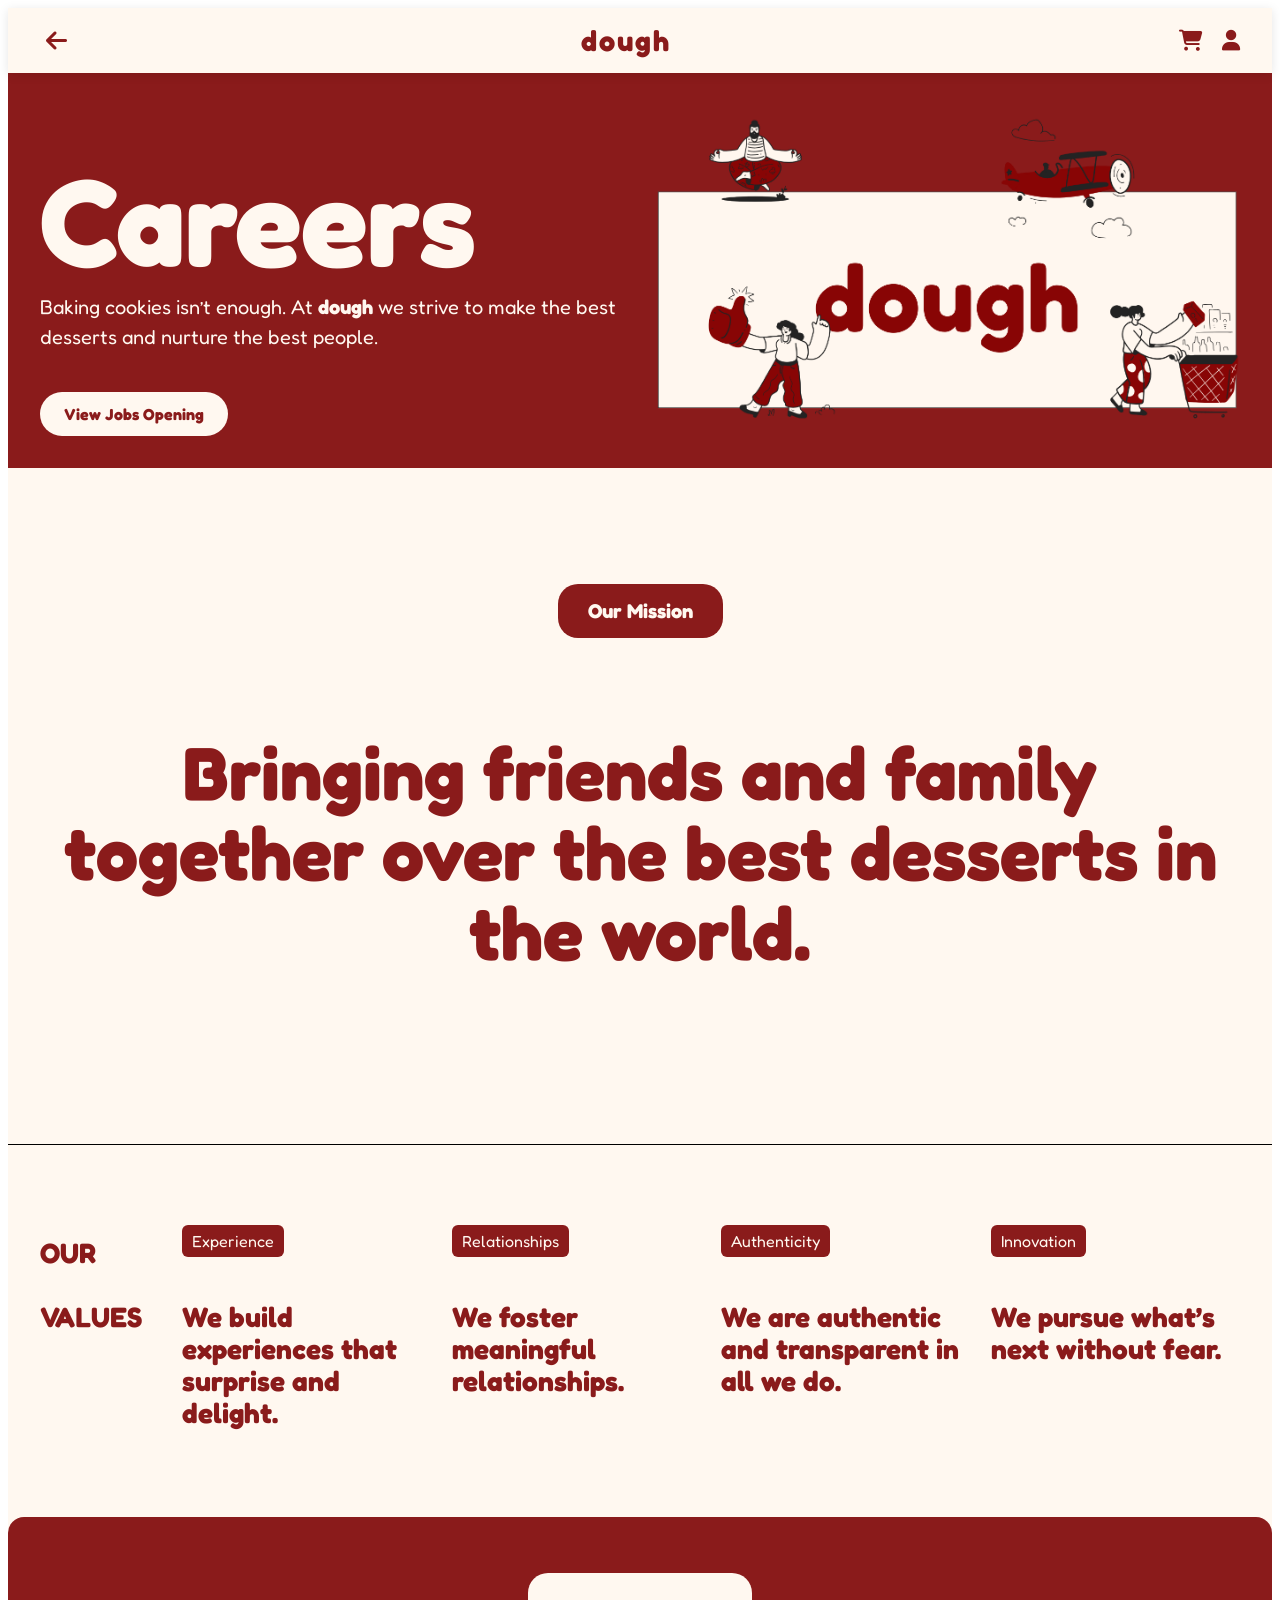
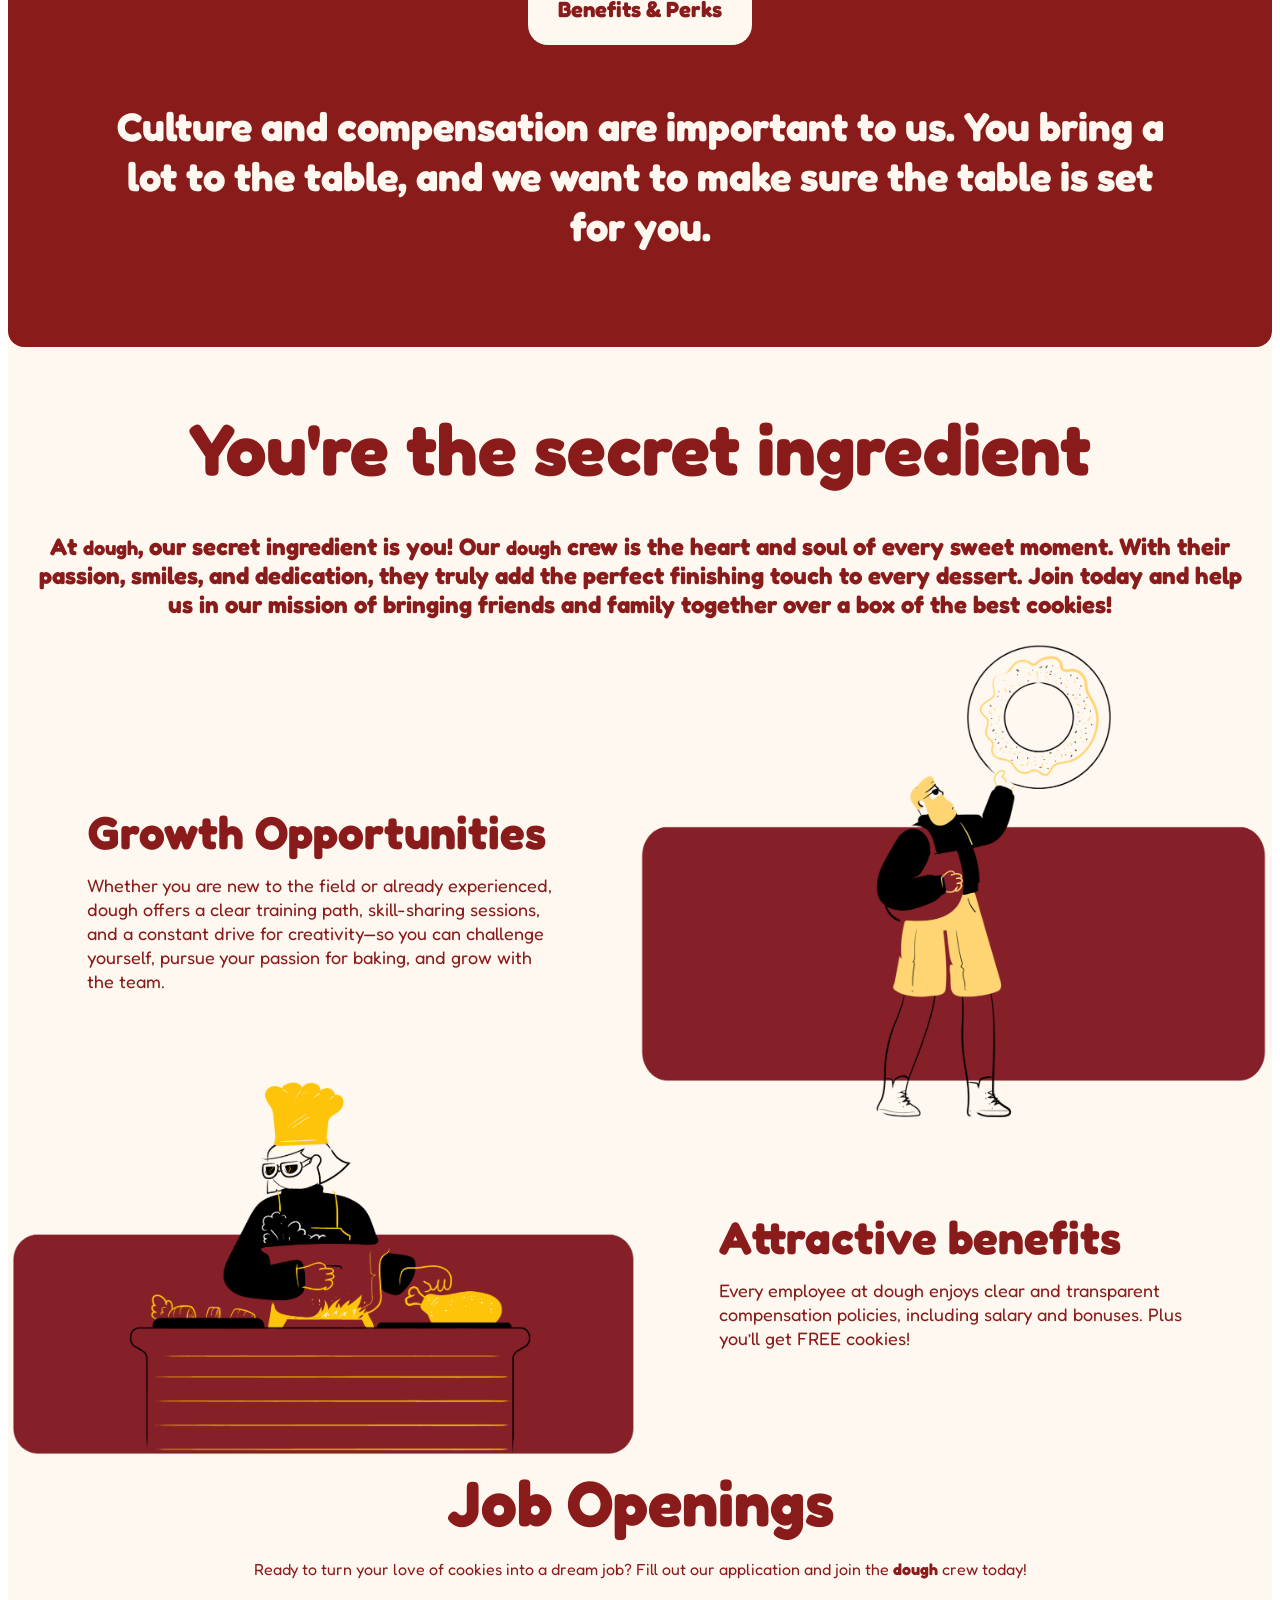
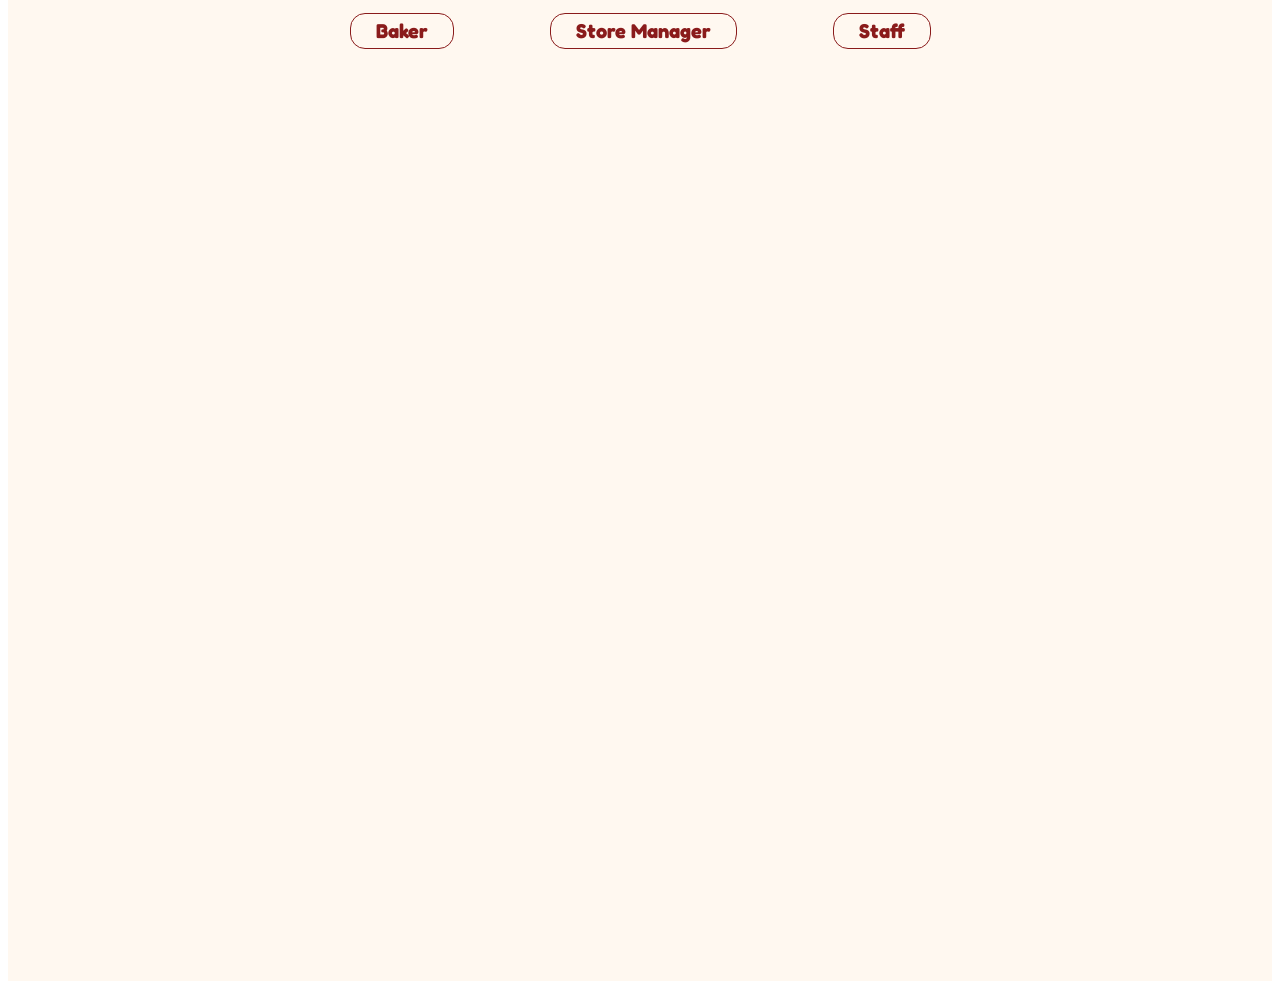
<file: html/Careers.html>
<!DOCTYPE html>
<html lang="en">

<head>
    <meta charset="UTF-8">
    <meta name="viewport" content="width=device-width, initial-scale=1.0">
    <title>Join the Crew</title>
    <link rel="icon" type="image/png" href="./images/logoWeb.png">
    <link rel="stylesheet" href="../css/Careers.css">
    <link rel="stylesheet" href="https://cdnjs.cloudflare.com/ajax/libs/font-awesome/6.4.0/css/all.min.css">
    <link href="https://fonts.googleapis.com/css2?family=Fredoka+One&display=swap" rel="stylesheet">
</head>

<body>
    <!-- Navigation Bar -->
    <nav class="main-nav">
        <div class="nav-container">
            <button class="menu-toggle" onclick="window.location.href='/index.html'">
                <i class="fas fa-arrow-left"></i>
            </button>

            <div class="nav-logo">
                <span>dough</span>
            </div>

            <div class="nav-icons">
                <a href="../html/OrderForm.html" class="nav-icon"><i class="fas fa-shopping-cart"></i></a>
                <a href="../html/Signup.html" class="nav-icon"><i class="fas fa-user"></i></a>
            </div>
        </div>
    </nav>
    <div class="careers-banner">
        <div class="careers-container">
            <div class="careers-content">
                <h1 class="careers-heading">Careers</h1>
                <p class="careers-description">
                    Baking cookies isn’t enough. At <span>dough</span> we strive to make the best desserts and nurture
                    the best people.
                </p>
                <a class="careers-btn careers-btn-lg careers-hide-sm" href="#job-openings">View Jobs
                    Opening</a>
            </div>
            <div class="careers-image-wrap">
                <img src="../images/dough.png" alt="Frosting Illustration" class="careers-illustration" />
            </div>
            <a class="careers-btn careers-btn-sm careers-show-sm" href="#job-openings">View jobs
                Opening</a>
        </div>
    </div>
    <div class="mission-containt">
        <div class="mission-section">
            <p class="mission-heading">Our Mission</p>
            <p class="mission-description">
                Bringing friends and family together over the best desserts in the world.
            </p>
        </div>
    </div>
    <div class="values-containt">
        <div class="values-section border-top">
            <div class="values-header">
                <p class="values-title">OUR</p>
                <p class="values-title">VALUES</p>
            </div>
            <div class="values-grid">
                <div class="values-item">
                    <p class="values-tag">Experience</p>
                    <p class="values-description">We build experiences that surprise and delight.</p>
                </div>
                <div class="values-item">
                    <p class="values-tag">Relationships</p>
                    <p class="values-description">We foster meaningful relationships.</p>
                </div>
                <div class="values-item">
                    <p class="values-tag">Authenticity</p>
                    <p class="values-description">We are authentic and transparent in all we do.</p>
                </div>
                <div class="values-item">
                    <p class="values-tag">Innovation</p>
                    <p class="values-description">We pursue what’s next without fear.</p>
                </div>
            </div>
        </div>
    </div>
    <div class="benefits-containt">
        <div class="benefits-container">
            <div class="benefits-card">
                <div class="benefits-tag">
                    <p class="benefits-tag-text">Benefits & Perks</p>
                </div>
                <p class="benefits-description">
                    Culture and compensation are important to us. You bring a lot to the table, and we want to make sure
                    the table is set for you.
                </p>
            </div>
        </div>
    </div>
    <div class="growth-containt">
        <h1 class="growth-text-h1">You're the secret ingredient</h1>
        <p class="growth-text-p">At <span>dough</span>, our secret ingredient is you! Our <span>dough</span> crew is the
            heart and soul of every sweet moment. With
            their passion, smiles, and dedication, they truly add the perfect finishing touch to every dessert. Join
            today and help us in our mission of bringing friends and family together over a box of the best cookies!
        </p>
        <div class="growth-container">
            <!-- Growth Opportunities Section -->
            <div class="growth-section">
                <div class="growth-content">
                    <p class="growth-heading">Growth Opportunities</p>
                    <p class="growth-text">
                        Whether you are new to the field or already experienced, dough offers a clear training path,
                        skill-sharing sessions, and a constant drive for creativity—so you can challenge yourself,
                        pursue your passion for baking, and grow with the team.
                    </p>
                </div>
                <div class="growth-image-wrapper">
                    <img src="../images/png2.png" alt="Growth Opportunities Illustration" class="growth-image" />
                </div>

            </div>

            <!-- About the Job Section -->
            <div class="growth-section">
                <div class="growth-image-wrapper">
                    <div class="growth-image-background"></div>
                    <img src="../images/png.png" alt="About the Job Illustration" class="growth-image" />
                </div>
                <div class="growth-content">
                    <p class="growth-heading">Attractive benefits</p>
                    <p class="growth-text">
                        Every employee at dough enjoys clear and transparent compensation policies, including salary and
                        bonuses. Plus you’ll get FREE cookies!

                    </p>
                </div>
            </div>
        </div>
    </div>
    <div class="job-openings-container" id="job-openings">
        <div class="job-openings-right">
            <h1 class="job-openings-heading">Job Openings</h1>
            <p class="job-openings-description">
                Ready to turn your love of cookies into a dream job?
                Fill out our application and join the <span class="highlight">dough</span> crew today!
            </p>
            <div class="job-openings-links">
                <button class="job-opening-link" onclick="showJobDetails('baker')">Baker</button>
                <button class="job-opening-link" onclick="showJobDetails('store-manager')">Store Manager</button>
                <button class="job-opening-link" onclick="showJobDetails('staff-manager')">Staff</button>
            </div>
        </div>
    </div>

    <!-- Job Details Section -->
    <div id="job-details-container" class="job-details-container">
        <div id="baker-details" class="job-details hidden">
            <h2 class="job-title"><a href="">Baker</a></h2>
            <div class="job-info">
                <div class="job-description">
                    <h3>General Information</h3>
                    <p>- Position: Full-time</p>
                    <p>- Location: (To be updated)</p>
                    <h3>What You'll Do?</h3>
                    <ul>
                        <li>Prepare daily bakery orders from store branches</li>
                        <li>Check ingredients and baking tools to ensure hygiene</li>
                        <li>Support kitchen tasks as assigned by the head chef</li>
                    </ul>
                    <h3>Who You Are?</h3>
                    <ul>
                        <li>Gender: Male/Female</li>
                        <li>Age: Above 20</li>
                        <li>Preferably experienced in the service/F&B industry</li>
                        <li>Able to commit long-term (at least 6 months)</li>
                        <li>Careful, detail-oriented, honest, and eager to learn</li>
                        <li>Responsible and enthusiastic</li>
                    </ul>
                    <h3>What You'll Get?</h3>
                    <ul>
                        <li>1 to 1.5 days off per week (flexible schedule)</li>
                        <li>Lunch allowance provided</li>
                        <li>Salary: 8 to 10 million VND (Negotiable based on experience)</li>
                        <li>Social insurance and benefits according to labor laws and internal policies</li>
                    </ul>
                </div>
                <div class="job-apply">
                    <form>
                        <label>Email address:</label>
                        <input type="email" required>

                        <label>Phone number:</label>
                        <input type="text" required>

                        <label>Your CV:</label>
                        <div class="custom-file-upload">
                            <label for="cv-upload">Upload File</label>
                            <input type="file" id="cv-upload" accept=".doc,.docx,.pdf,.rtf,.txt" required>
                        </div>

                        <label>Name:</label>
                        <input type="text" required>

                        <button type="submit" class="apply-btn">Apply Now</button>
                    </form>
                    <img src="../images/png1.png" alt="">
                </div>
            </div>
        </div>
        <div id="store-manager-details" class="job-details hidden">
            <h2 class="job-title"><a href="">Store</a></h2>
            <div class="job-info">
                <div class="job-description">
                    <h3>General Information</h3>
                    <p>- Position: Full-time</p>
                    <p>- Location: (To be updated)</p>
                    <h3>What You'll Do?</h3>
                    <ul>
                        <li>Coordinate and supervise the quality and tasks of each position in the store</li>
                        <li>Handle customer complaints and feedback</li>
                        <li>Manage staff schedules</li>
                        <li>Support different roles during work shifts</li>
                        <li>Working hours: 8 hours/day, 6 days/week (depending on workload)</li>
                    </ul>
                    <h3>Who You Are?</h3>
                    <ul>
                        <li>Gender: Male/Female</li>
                        <li>Age: Above 25</li>
                        <li>Honest, hardworking, and able to commit long-term</li>
                        <li>Preferably experienced in the service/F&B industry</li>
                        <li>Strong communication, leadership, and discipline</li>
                        <li>Detail-oriented, eager to learn, and responsible</li>
                        <li>Own a means of transportatione</li>
                    </ul>
                    <h3>What You'll Get?</h3>
                    <ul>
                        <li>1 to 1.5 days off per week (flexible schedule)</li>
                        <li>Lunch allowance provided</li>
                        <li>Salary: 9 to 12 million VND + Revenue bonus (Negotiable based on experience; annual review
                            based on performance)</li>
                        <li>Social insurance and benefits according to labor laws and internal policies</li>
                    </ul>
                </div>
                <div class="job-apply">
                    <form>
                        <label>Email address:</label>
                        <input type="email" required>

                        <label>Phone number:</label>
                        <input type="text" required>

                        <label>Your CV:</label>
                        <div class="custom-file-upload">
                            <label for="cv-upload">Upload File</label>
                            <input type="file" id="cv-upload" accept=".doc,.docx,.pdf,.rtf,.txt" required>
                        </div>

                        <label>Name:</label>
                        <input type="text" required>

                        <button type="submit" class="apply-btn">Apply Now</button>

                    </form>
                    <img src="../images/png1.png" alt="">
                </div>
            </div>
        </div>
        <div id="staff-manager-details" class="job-details hidden">
            <h2 class="job-title"><a href="">Staff</a></h2>
            <div class="job-info">
                <div class="job-description">
                    <h3>General Information</h3>
                    <p>- Position: Full-time / Part-time</p>
                    <p>- Location: (To be updated)</p>
                    <h3>What You'll Do?</h3>
                    <ul>
                        <li>Serve customers in the front-of-house area</li>
                        <li>Introduce and consult customers on products</li>
                        <li>Understand the checkout process and how to use the POS system</li>
                        <li>Perform cashier tasks: check bills, print receipts, process payments according to store
                            procedures</li>
                        <li>Ensure cash collected matches daily sales reports</li>
                        <li>Perform other tasks as assigned by the Manager</li>
                        <li>Working hours:</li>
                        <ul>
                            <li>Part-time: 5–6 hours/shift, 4–6 shifts/week
                            </li>
                            <li>Full-time: 6–8 hours/shift, 5–6 shifts/week</li>
                        </ul>
                    </ul>
                    <h3>Who You Are?</h3>
                    <ul>
                        <li>Gender: Male/Female</li>
                        <li>Age: Above 18</li>
                        <li>No experience required</li>
                        <li>Honest, hardworking, and committed long-term</li>
                        <li>Able to work in rotating shifts</li>
                        <li>Good physical health and work efficiency</li>
                        <li>Team player with basic communication skills</li>
                    </ul>
                    <h3>What You'll Get?</h3>
                    <ul>
                        <li>Full-time: Lunch allowance provided</li>
                        <li>Salary:</li>
                        <ul>
                            <li>Part-time: 25,000 VND/hour + performance bonus</li>
                            <li>Full-time: 5 – 8 million VND/month, 1-month probation with full salary</li>
                        </ul>

                        <li>Social insurance and benefits according to labor laws and internal policies</li>
                    </ul>
                </div>
                <div class="job-apply">
                    <form>
                        <label>Email address:</label>
                        <input type="email" required>

                        <label>Phone number:</label>
                        <input type="text" required>

                        <label>Your CV:</label>
                        <div class="custom-file-upload">
                            <label for="cv-upload">Upload File</label>
                            <input type="file" id="cv-upload" accept=".doc,.docx,.pdf,.rtf,.txt" required>
                        </div>

                        <label>Name:</label>
                        <input type="text" required>

                        <button type="submit" class="apply-btn">Apply Now</button>
                    </form>
                    <img src="../images/png1.png" alt="">
                </div>
            </div>
        </div>

        <!-- Add similar sections for "Store Manager" and "Staff" here -->
    </div>
    <script src="../js/careers.js"></script>
</body>

</html>
</file>
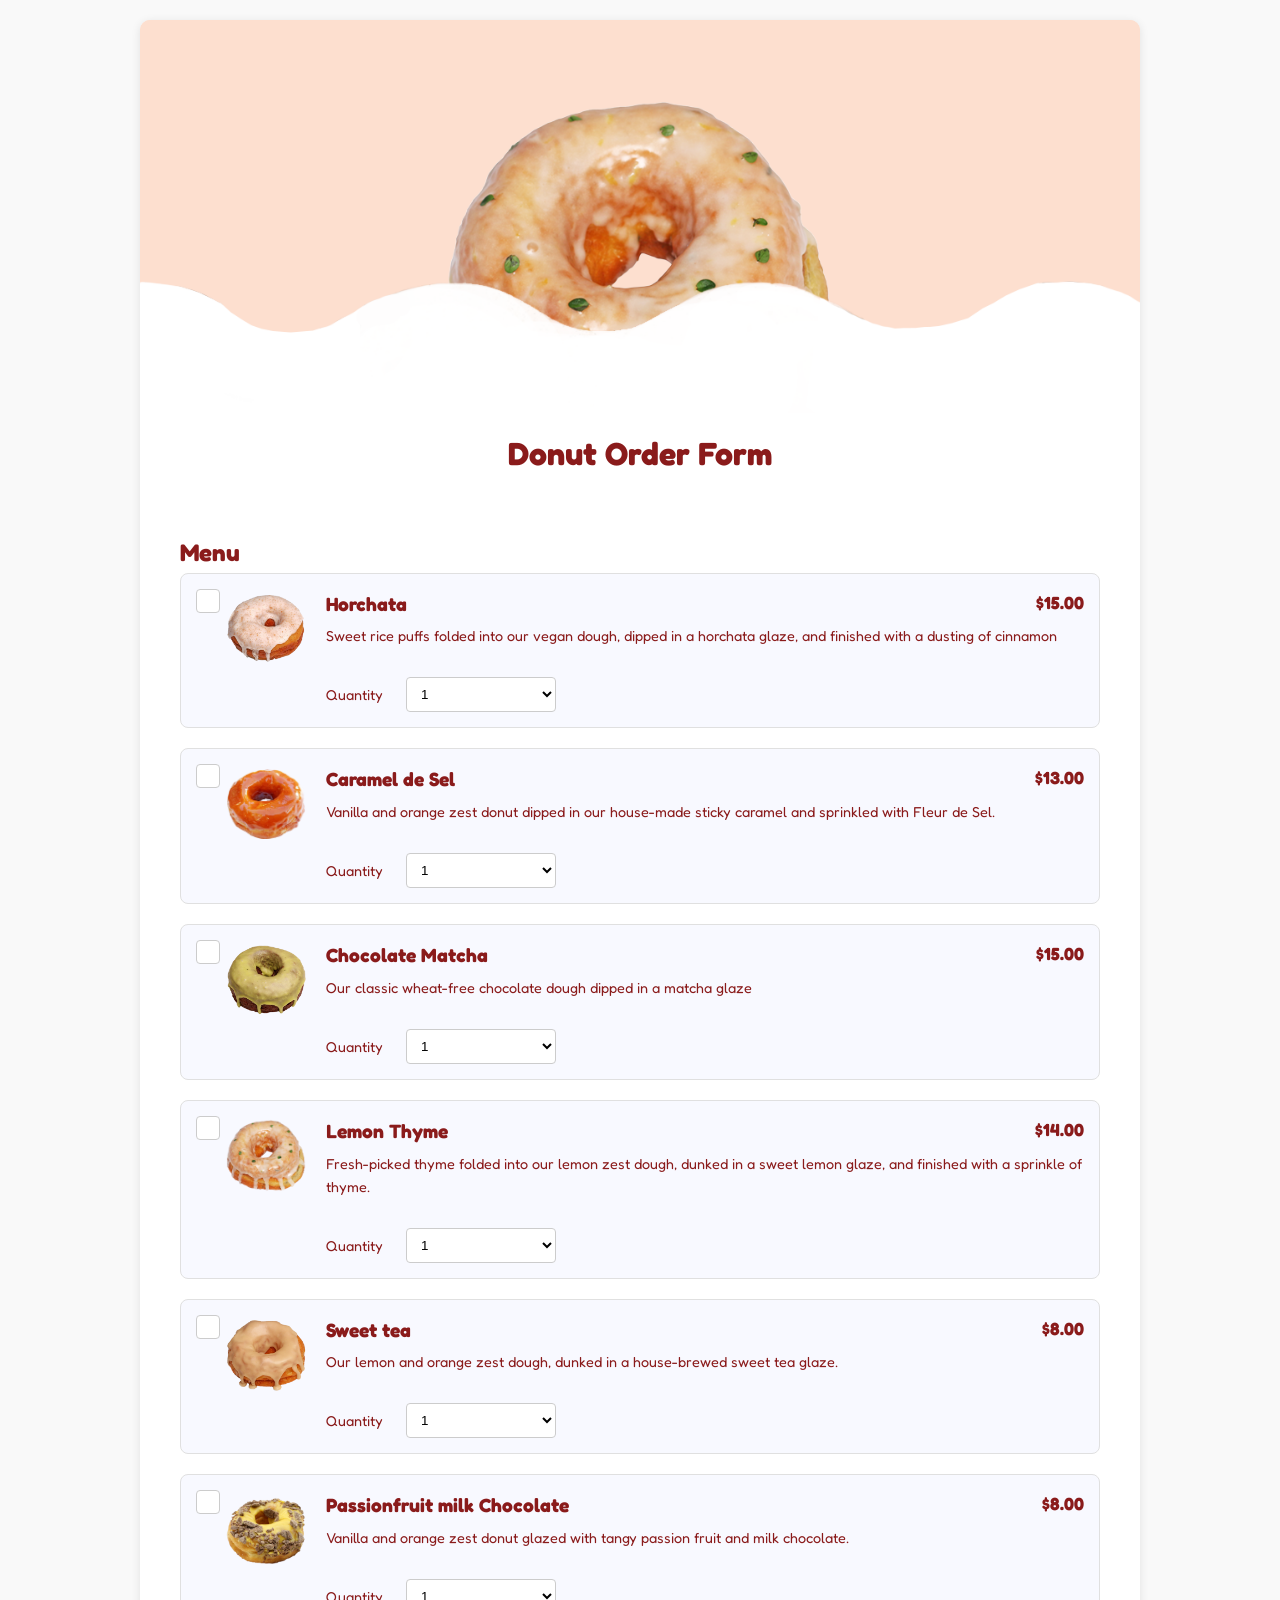
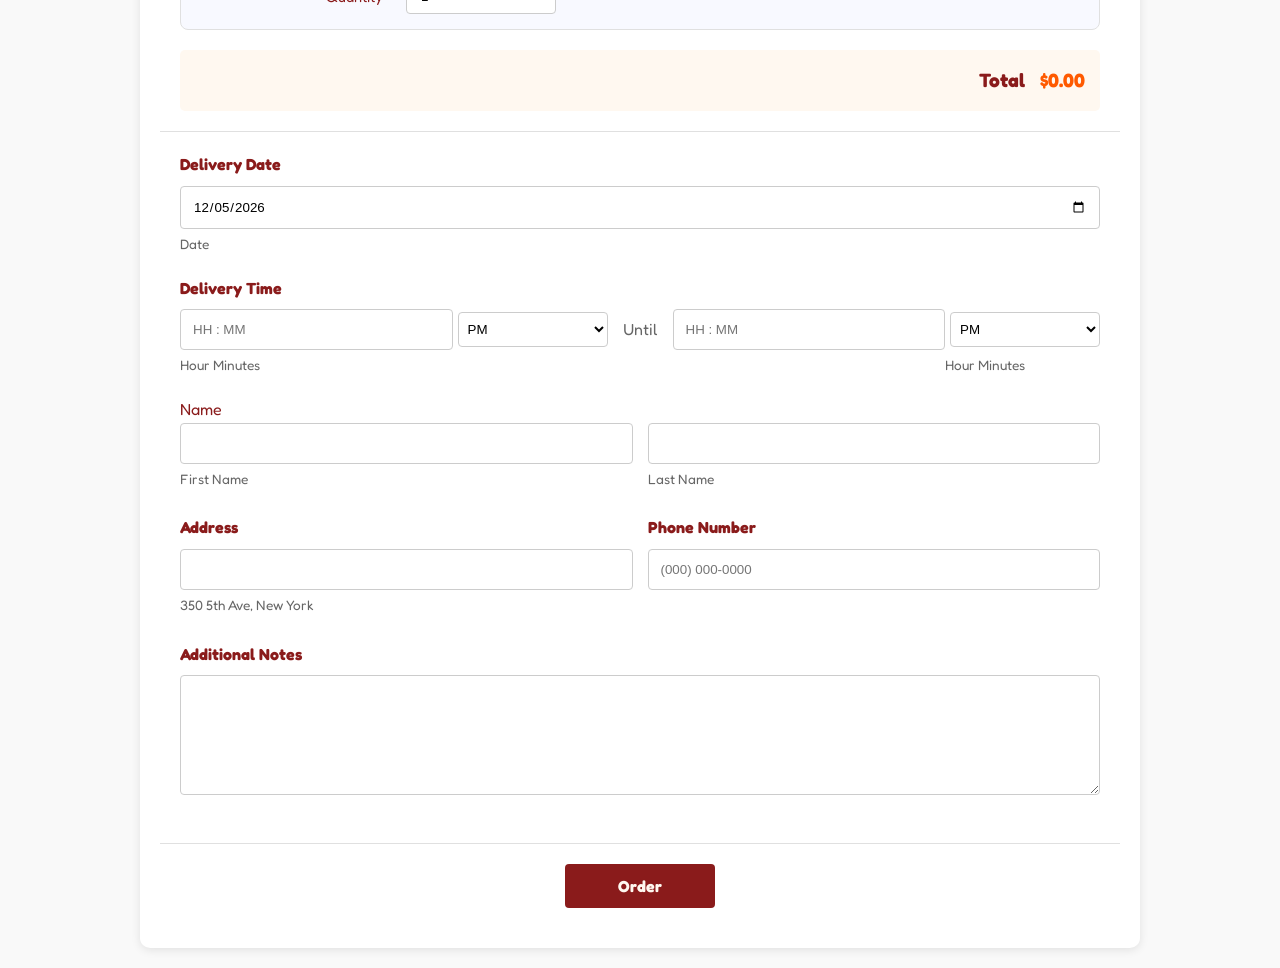
<file: html/OrderForm.html>
<!DOCTYPE html>
<html lang="en">
<head>
    <meta charset="UTF-8">
    <meta name="viewport" content="width=device-width, initial-scale=1.0">
    <title>Donut Order Form</title>
    <link rel="icon" type="image/png" href="./images/logoWeb.png">
    <link rel="stylesheet" href="../css/OrderForm.css">
    <link href="https://fonts.googleapis.com/css2?family=Fredoka+One&display=swap" rel="stylesheet">
</head>
<body>
    <div class="container">
        <div class="form-header">
            <div class="header-logo">
                <img src="../images/bannerOrder.png" alt="Pizza Order Form">
            </div>
            <h1>Donut Order Form</h1>
        </div>

        <form id="pizza-order-form" class="pizza-order-form">
            <section class="form-section">
                <h2>Menu</h2>
                <div class="product-grid">
                    <!-- Product 1 -->
                    <div class="product-item">
                        <div class="product-checkbox">
                            <input type="checkbox" id="product-1" name="menu[]" value="1001">
                            <label class="checkbox-label" for="product-1"></label>
                        </div>
                        <div class="product-image">
                            <img src="../images/WS-VEGAN-HORCHATA.png" alt="Pizza Neapolitan">
                        </div>
                        <div class="product-details">
                            <h3>Horchata</h3>
                            <p>Sweet rice puffs folded into our vegan dough, dipped in a horchata glaze, and finished with a dusting of cinnamon</p>
                            <div class="product-price">$15.00</div>
                            
                            <div class="product-options">
                                <div class="option-group">
                                    <label for="quantity-1">Quantity</label>
                                    <select id="quantity-1" name="menu[special_1001][quantity]">
                                        <option value="1">1</option>
                                        <option value="2">2</option>
                                        <option value="3">3</option>
                                        <option value="4">4</option>
                                        <option value="5">5</option>
                                        <option value="6">6</option>
                                        <option value="7">7</option>
                                        <option value="8">8</option>
                                        <option value="9">9</option>
                                        <option value="10">10</option>
                                    </select>
                                </div>
                            </div>
                        </div>
                    </div>
        
                    <!-- Product 2 -->
                    <div class="product-item">
                        <div class="product-checkbox">
                            <input type="checkbox" id="product-2" name="menu[]" value="1002">
                            <label class="checkbox-label" for="product-2"></label>
                        </div>
                        <div class="product-image">
                            <img src="../images/WS-CARAMEL-DE-SEL.png" alt="Pizza Pepperoni">
                        </div>
                        <div class="product-details">
                            <h3>Caramel de Sel</h3>
                            <p>Vanilla and orange zest donut dipped in our house-made sticky caramel and sprinkled with Fleur de Sel.</p>
                            <div class="product-price">$13.00</div>
                            
                            <div class="product-options">
                                <div class="option-group">
                                    <label for="quantity-2">Quantity</label>
                                    <select id="quantity-2" name="menu[special_1002][quantity]">
                                        <option value="1">1</option>
                                        <option value="2">2</option>
                                        <option value="3">3</option>
                                        <option value="4">4</option>
                                        <option value="5">5</option>
                                        <option value="6">6</option>
                                        <option value="7">7</option>
                                        <option value="8">8</option>
                                        <option value="9">9</option>
                                        <option value="10">10</option>
                                    </select>
                                </div>
                            </div>
                        </div>
                    </div>
        
                    <!-- Product 3 -->
                    <div class="product-item">
                        <div class="product-checkbox">
                            <input type="checkbox" id="product-3" name="menu[]" value="1007">
                            <label class="checkbox-label" for="product-3"></label>
                        </div>
                        <div class="product-image">
                            <img src="../images/WS-INAG-CHOCOLATE-MATCHA.png" alt="Pizza Mare e Monti">
                        </div>
                        <div class="product-details">
                            <h3>Chocolate Matcha</h3>
                            <p>Our classic wheat-free chocolate dough dipped in a matcha glaze</p>
                            <div class="product-price">$15.00</div>
                            
                            <div class="product-options">
                                <div class="option-group">
                                    <label for="quantity-3">Quantity</label>
                                    <select id="quantity-3" name="menu[special_1007][quantity]">
                                        <option value="1">1</option>
                                        <option value="2">2</option>
                                        <option value="3">3</option>
                                        <option value="4">4</option>
                                        <option value="5">5</option>
                                        <option value="6">6</option>
                                        <option value="7">7</option>
                                        <option value="8">8</option>
                                        <option value="9">9</option>
                                        <option value="10">10</option>
                                    </select>
                                </div>
                            </div>
                        </div>
                    </div>
        
                    <!-- Product 4 -->
                    <div class="product-item">
                        <div class="product-checkbox">
                            <input type="checkbox" id="product-4" name="menu[]" value="1008">
                            <label class="checkbox-label" for="product-4"></label>
                        </div>
                        <div class="product-image">
                            <img src="../images/WS-LEMON-THYME.png" alt="Pizza Supreme">
                        </div>
                        <div class="product-details">
                            <h3>Lemon Thyme</h3>
                            <p>Fresh-picked thyme folded into our lemon zest dough, dunked in a sweet lemon glaze, and finished with a sprinkle of thyme.</p>
                            <div class="product-price">$14.00</div>
                            
                            <div class="product-options">
                                <div class="option-group">
                                    <label for="quantity-4">Quantity</label>
                                    <select id="quantity-4" name="menu[special_1008][quantity]">
                                        <option value="1">1</option>
                                        <option value="2">2</option>
                                        <option value="3">3</option>
                                        <option value="4">4</option>
                                        <option value="5">5</option>
                                        <option value="6">6</option>
                                        <option value="7">7</option>
                                        <option value="8">8</option>
                                        <option value="9">9</option>
                                        <option value="10">10</option>
                                    </select>
                                </div>
                            </div>
                        </div>
                    </div>
        
                    <!-- Beverage 1 -->
                    <div class="product-item beverage">
                        <div class="product-checkbox">
                            <input type="checkbox" id="product-5" name="menu[]" value="1005">
                            <label class="checkbox-label" for="product-5"></label>
                        </div>
                        <div class="product-image">
                            <img src="../images/WS-SWEET-TEA.png" alt="Orange Juice">
                        </div>
                        <div class="product-details">
                            <h3>Sweet tea</h3>
                            <p>Our lemon and orange zest dough, dunked in a house-brewed sweet tea glaze.</p>
                            <div class="product-price">$8.00</div>
                            
                            <div class="product-options">
                                <div class="option-group">
                                    <label for="quantity-5">Quantity</label>
                                    <select id="quantity-5" name="menu[special_1005][quantity]">
                                        <option value="1">1</option>
                                        <option value="2">2</option>
                                        <option value="3">3</option>
                                        <option value="4">4</option>
                                        <option value="5">5</option>
                                        <option value="6">6</option>
                                        <option value="7">7</option>
                                        <option value="8">8</option>
                                        <option value="9">9</option>
                                        <option value="10">10</option>
                                    </select>
                                </div>
                            </div>
                        </div>
                    </div>
        
                    <!-- Beverage 2 -->
                    <div class="product-item beverage">
                        <div class="product-checkbox">
                            <input type="checkbox" id="product-6" name="menu[]" value="1006">
                            <label class="checkbox-label" for="product-6"></label>
                        </div>
                        <div class="product-image">
                            <img src="../images/WS-PASSIONFRUIT-MILK-CHOCOLATE.png" alt="Lemonade">
                        </div>
                        <div class="product-details">
                            <h3>Passionfruit milk Chocolate</h3>
                            <p>Vanilla and orange zest donut glazed with tangy passion fruit and milk chocolate.</p>
                            <div class="product-price">$8.00</div>
                            
                            <div class="product-options">
                                <div class="option-group">
                                    <label for="quantity-6">Quantity</label>
                                    <select id="quantity-6" name="menu[special_1006][quantity]">
                                        <option value="1">1</option>
                                        <option value="2">2</option>
                                        <option value="3">3</option>
                                        <option value="4">4</option>
                                        <option value="5">5</option>
                                        <option value="6">6</option>
                                        <option value="7">7</option>
                                        <option value="8">8</option>
                                        <option value="9">9</option>
                                        <option value="10">10</option>
                                    </select>
                                </div>
                            </div>
                        </div>
                    </div>
                </div>
        
                <div class="order-total">
                    <div class="total-text">Total</div>
                    <div class="total-amount">$0.00</div>
                </div>
            </section>
        
            <section class="form-section">
                <div class="form-row">
                    <div class="form-group">
                        <label for="pickup-date">Delivery Date</label>
                        <div class="date-input-container">
                            <input type="date" id="pickup-date" name="pickup-date" placeholder="MM.DD.YYYY" value="04.24.2025" required>  
                        </div>
                        <span class="field-subtitle">Date</span>
                    </div>
                </div>
            
                <div class="form-row">
                    <div class="form-group">
                        <label for="pickup-time">Delivery Time</label>
                        <div class="time-picker">
                            <div class="time-input-group">
                                <input type="text" id="pickup-time" name="pickup-time" placeholder="HH : MM" required>
                                <select class="am-pm-select">
                                    <option value="AM">AM</option>
                                    <option value="PM" selected>PM</option>
                                </select>
                            </div>
                            <span class="time-separator">Until</span>
                            <div class="time-input-group">
                                <input type="text" id="pickup-time-end" name="pickup-time-end" placeholder="HH : MM" required>
                                <select class="am-pm-select">
                                    <option value="AM">AM</option>
                                    <option value="PM" selected>PM</option>
                                </select>
                            </div>
                        </div>
                        <div class="time-labels">
                            <span class="field-subtitle">Hour Minutes</span>
                            <span class="field-subtitle time-end-label">Hour Minutes</span>
                        </div>
                    </div>
                </div>
            
                <div class="form-row">
                    <label>Name</label>
                    <div class="double-input-container">
                        <div class="form-group half">
                            <input type="text" id="first-name" name="first-name" required>
                            <span class="field-subtitle">First Name</span>
                        </div>
                        <div class="form-group half">
                            <input type="text" id="last-name" name="last-name" required>
                            <span class="field-subtitle">Last Name</span>
                        </div>
                    </div>
                </div>
            
                <div class="form-row">
                    <div class="double-input-container">
                        <div class="form-group half">
                            <label for="email">Address</label>
                            <input type="email" id="email" name="email" required>
                            <span class="field-subtitle">350 5th Ave, New York</span>
                        </div>
                        <div class="form-group half">
                            <label for="phone">Phone Number</label>
                            <input type="tel" id="phone" name="phone" placeholder="(000) 000-0000" required>
                        </div>
                    </div>
                </div>
            
                <div class="form-row">
                    <div class="form-group">
                        <label for="notes">Additional Notes</label>
                        <textarea id="notes" name="notes" rows="5"></textarea>
                    </div>
                </div>
            </section>
            
            <div class="form-actions">
                <button type="submit" class="btn-submit" id="btn-order">Order</button>
            </div>
        
        
        </form>
    </div>

    <script>
        document.addEventListener('DOMContentLoaded', function() {
        const checkboxes = document.querySelectorAll('input[type="checkbox"]');
        const quantitySelects = document.querySelectorAll('select[id^="quantity-"]');
        const totalAmountDisplay = document.querySelector('.total-amount');
        
        // Function to update individual item subtotal
        function updateItemSubtotal(checkbox) {
            const productItem = checkbox.closest('.product-item');
            const subtotalElement = productItem.querySelector('.subtotal-price');
            
            if (!subtotalElement) return;
            
            const priceElement = productItem.querySelector('.product-price');
            const quantitySelect = productItem.querySelector('select[id^="quantity-"]');
            
            if (checkbox.checked) {
                const price = parseFloat(priceElement.textContent.replace('$', ''));
                const quantity = parseInt(quantitySelect.value);
                const subtotal = (price * quantity).toFixed(2);
                subtotalElement.textContent = `$${subtotal}`;
            } else {
                subtotalElement.textContent = '$0.00';
            }
        }
        
        // Function to update the total order amount
        function updateTotal() {
            let total = 0;
            
            checkboxes.forEach(checkbox => {
                if (checkbox.checked) {
                    const productItem = checkbox.closest('.product-item');
                    const priceElement = productItem.querySelector('.product-price');
                    const quantitySelect = productItem.querySelector('select[id^="quantity-"]');
                    
                    const price = parseFloat(priceElement.textContent.replace('$', ''));
                    const quantity = parseInt(quantitySelect.value);
                    
                    total += price * quantity;
                }
            });
            
            totalAmountDisplay.textContent = `$${total.toFixed(2)}`;
        }
        
        // Add event listeners to checkboxes
        checkboxes.forEach(checkbox => {
            checkbox.addEventListener('change', function() {
                updateItemSubtotal(this);
                updateTotal();
            });
        });
        
        // Add event listeners to quantity selects
        quantitySelects.forEach(select => {
            select.addEventListener('change', function() {
                const productItem = this.closest('.product-item');
                const checkbox = productItem.querySelector('input[type="checkbox"]');
                
                if (checkbox.checked) {
                    updateItemSubtotal(checkbox);
                    updateTotal();
                }
            });
        });
        
        // Set current date as the default for the date picker
        const pickupDateInput = document.getElementById('pickup-date');
        if (pickupDateInput) {
            const today = new Date();
            const yyyy = today.getFullYear();
            const mm = String(today.getMonth() + 1).padStart(2, '0');
            const dd = String(today.getDate()).padStart(2, '0');
            
            pickupDateInput.value = `${yyyy}-${mm}-${dd}`;
        }
        
        // Form submission
        const form = document.getElementById('pizza-order-form');
        form.addEventListener('submit', function(event) {
            event.preventDefault();
            
            // Check if at least one product is selected
            const isAnyProductSelected = Array.from(checkboxes).some(checkbox => checkbox.checked);
            
            if (!isAnyProductSelected) {
                alert('Please select at least one product.');
                return;
            }
            
            // Here you would typically send the form data to a server
            alert('Thank you for your order! We will prepare it for your pickup time.');
        });
    });
    document.getElementById("btn-order").addEventListener("click", function(event) {
            event.preventDefault(); // Ngăn form submit mặc định
            window.location.href = "/index.html"; // Chuyển trang
        });
    </script>
</body>
</html>
</file>
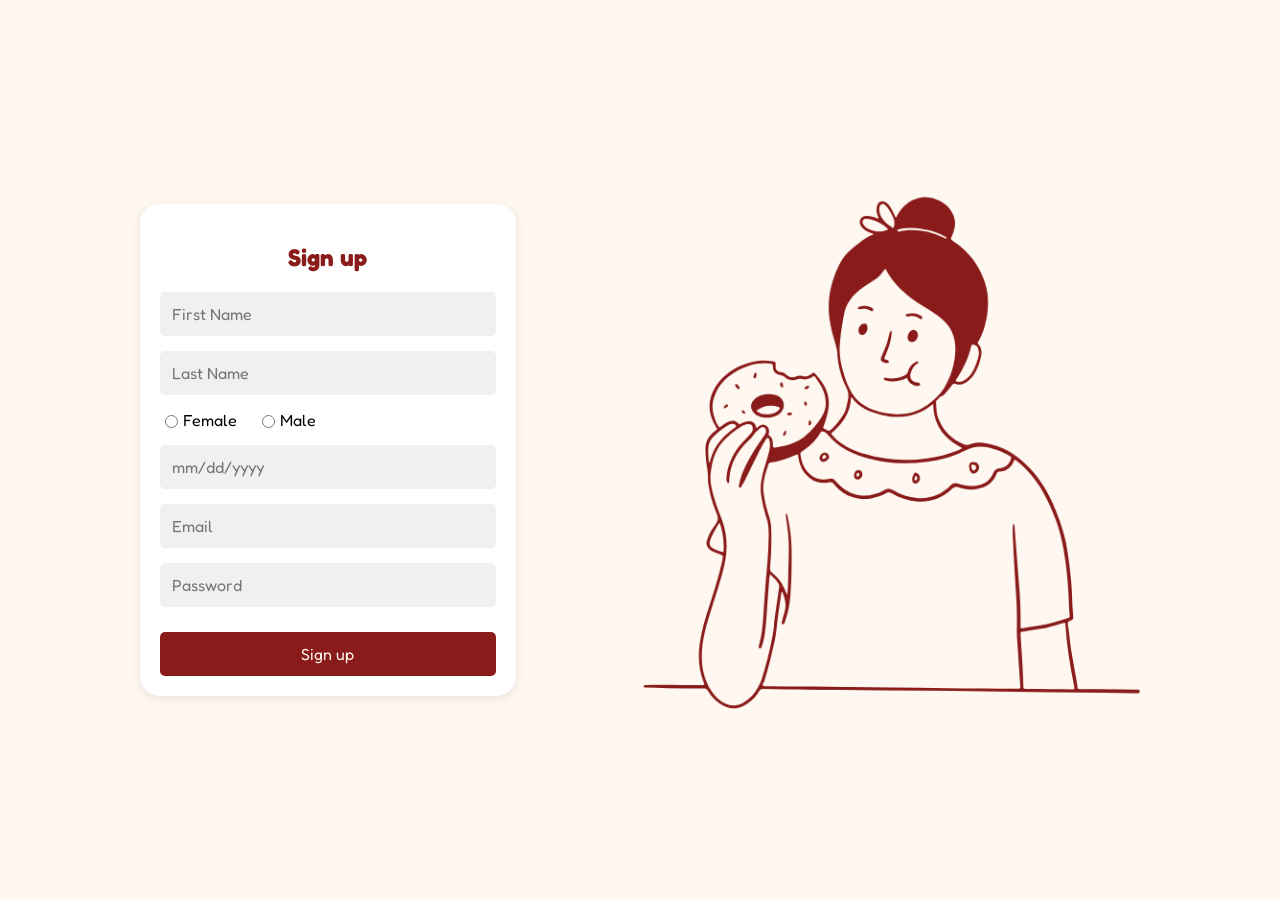
<file: html/Signup.html>
<!DOCTYPE html>
<html lang="vi">
<head>
    <meta charset="UTF-8">
    <meta name="viewport" content="width=device-width, initial-scale=1.0">
    <title>Đăng Ký</title>
    <link rel="icon" type="image/png" href="./images/logoWeb.png">
    <link rel="stylesheet" href="../css/Signup.css">
    <link href="https://fonts.googleapis.com/css2?family=Fredoka+One&display=swap" rel="stylesheet">

</head>
<body>
    <div class="main-container">
        <div class="signup-container">
            <h2 class="form-title">Sign up</h2>
            <form>
                <div class="form-group">
                    <input type="text" class="form-control" placeholder="First Name" required>
                </div>
                <div class="form-group">
                    <input type="text" class="form-control" placeholder="Last Name" required>
                </div>
                <div class="radio-group">
                    <div class="radio-option">
                        <input type="radio" id="gender-female" name="gender" value="female">
                        <label for="gender-female">Female</label>
                    </div>
                    <div class="radio-option">
                        <input type="radio" id="gender-male" name="gender" value="male">
                        <label for="gender-male">Male</label>
                    </div>
                </div>
                <div class="form-group">
                    <input type="text" class="form-control" placeholder="mm/dd/yyyy" required>
                </div>
                <div class="form-group">
                    <input type="email" class="form-control" placeholder="Email" required>
                </div>
                <div class="form-group">
                    <input type="password" class="form-control" placeholder="Password" required>
                </div>
                <button type="submit" class="btn-signup" id="btn-signup">Sign up</button>
            </form>
        </div>
        <div class="image-Singup">
            <img src="../images/signup.png" alt="">
        </div>
    </div>
    <script>
        document.getElementById("btn-signup").addEventListener("click", function(event) {
            event.preventDefault(); // Ngăn form submit mặc định
            window.location.href = "/index.html"; // Chuyển trang
        });
    </script>
    
</body>
</html>
</file>
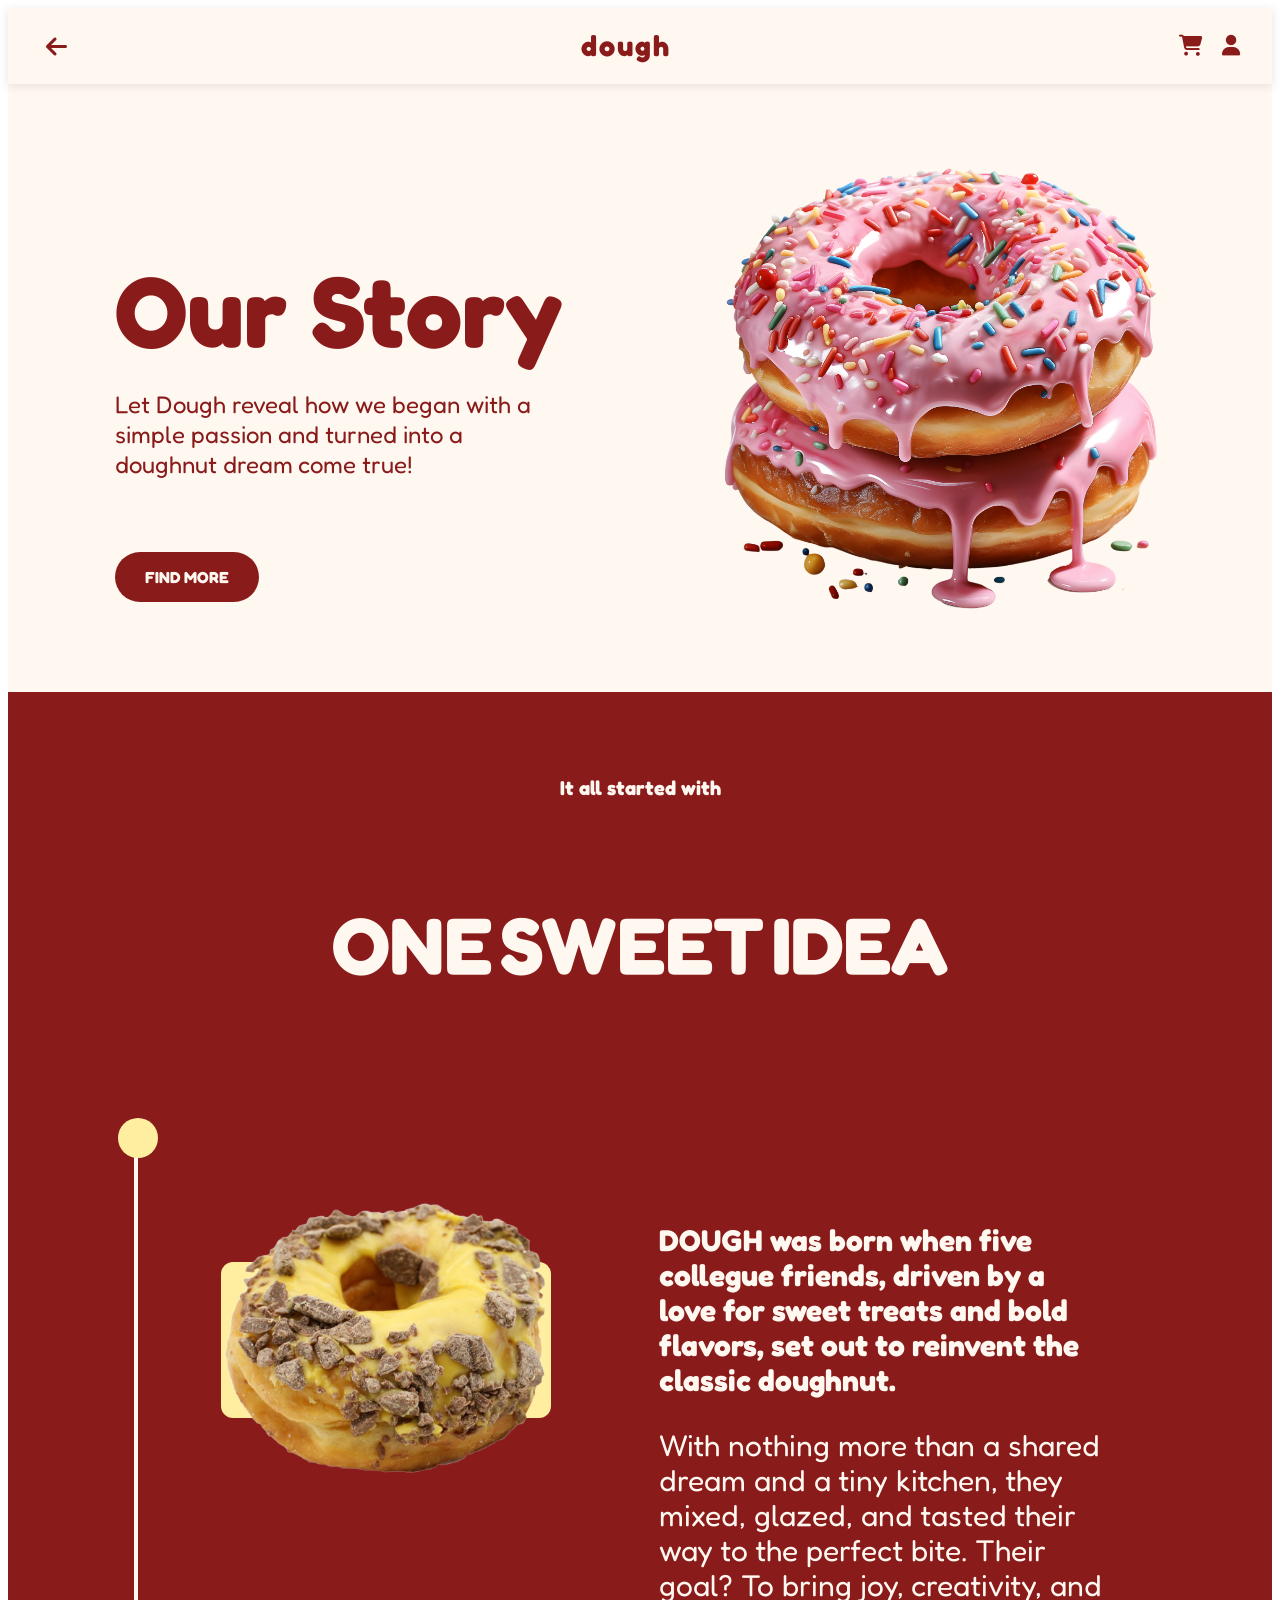
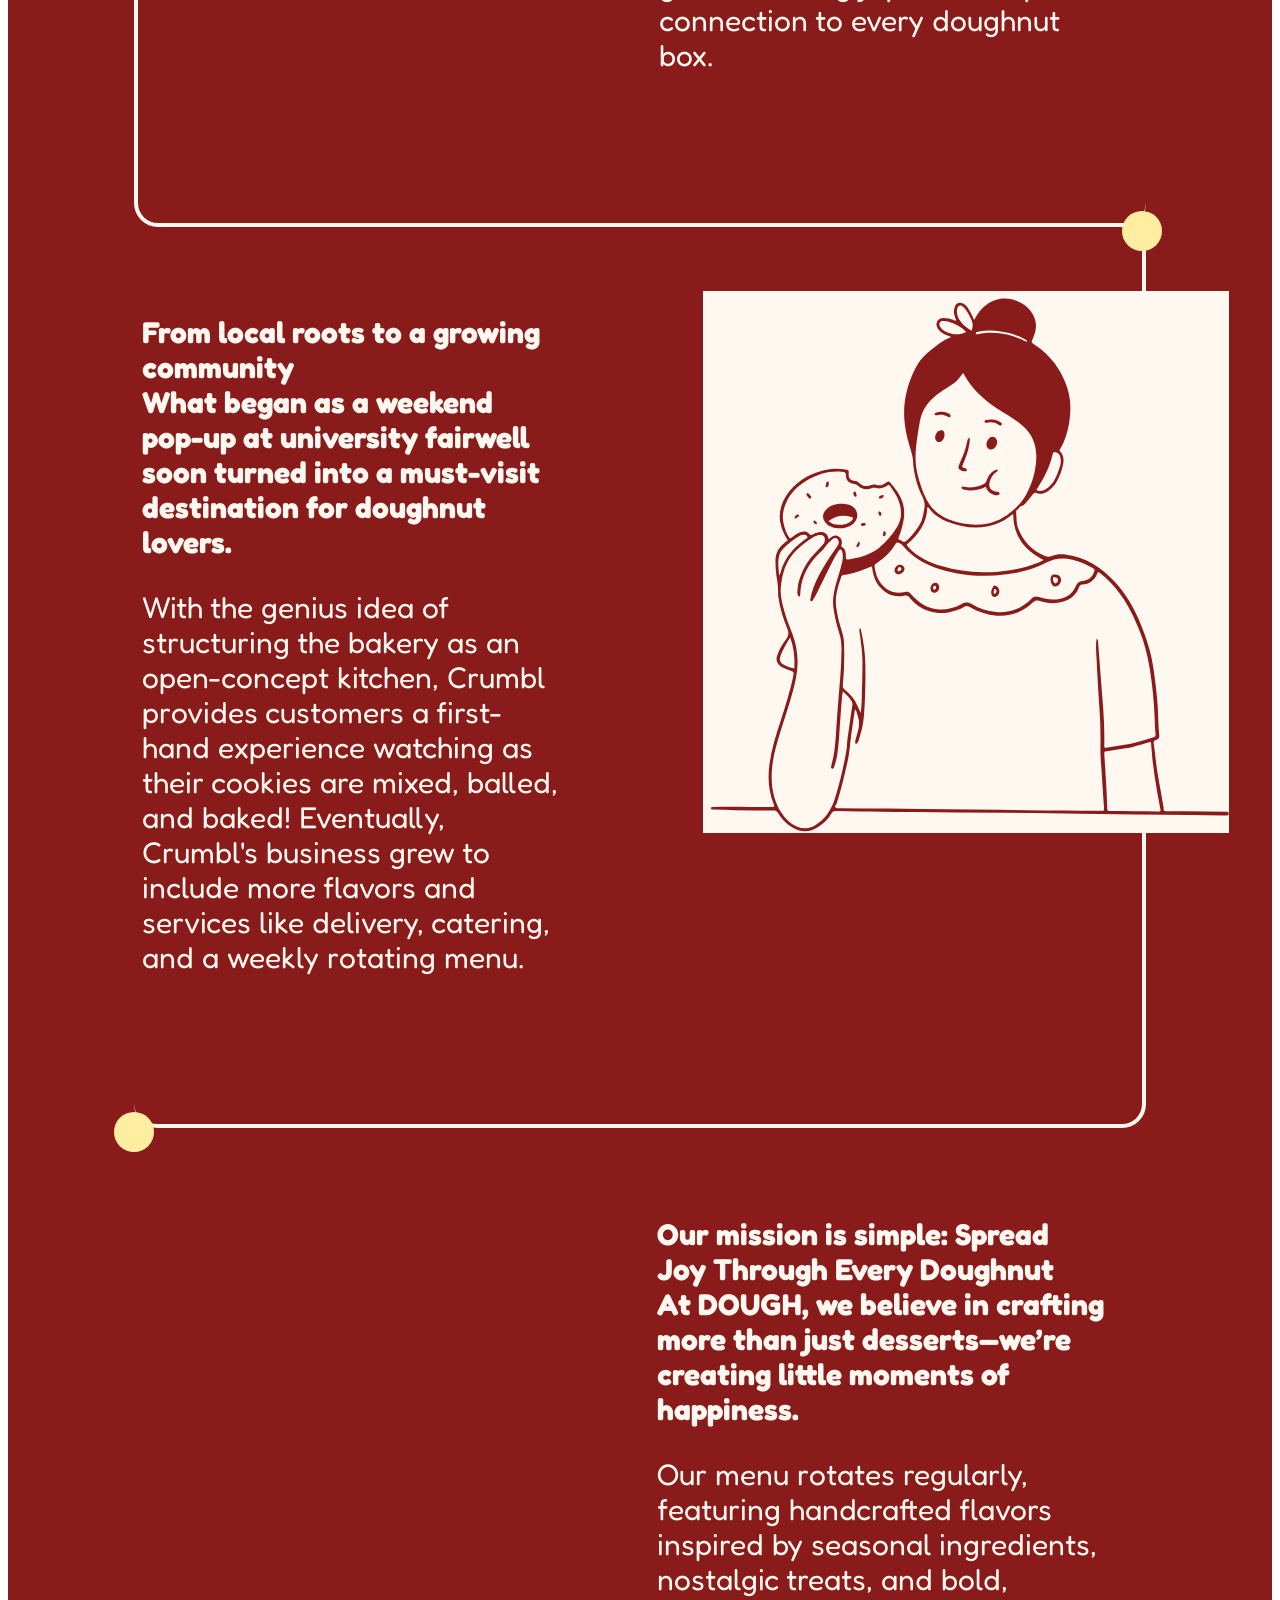
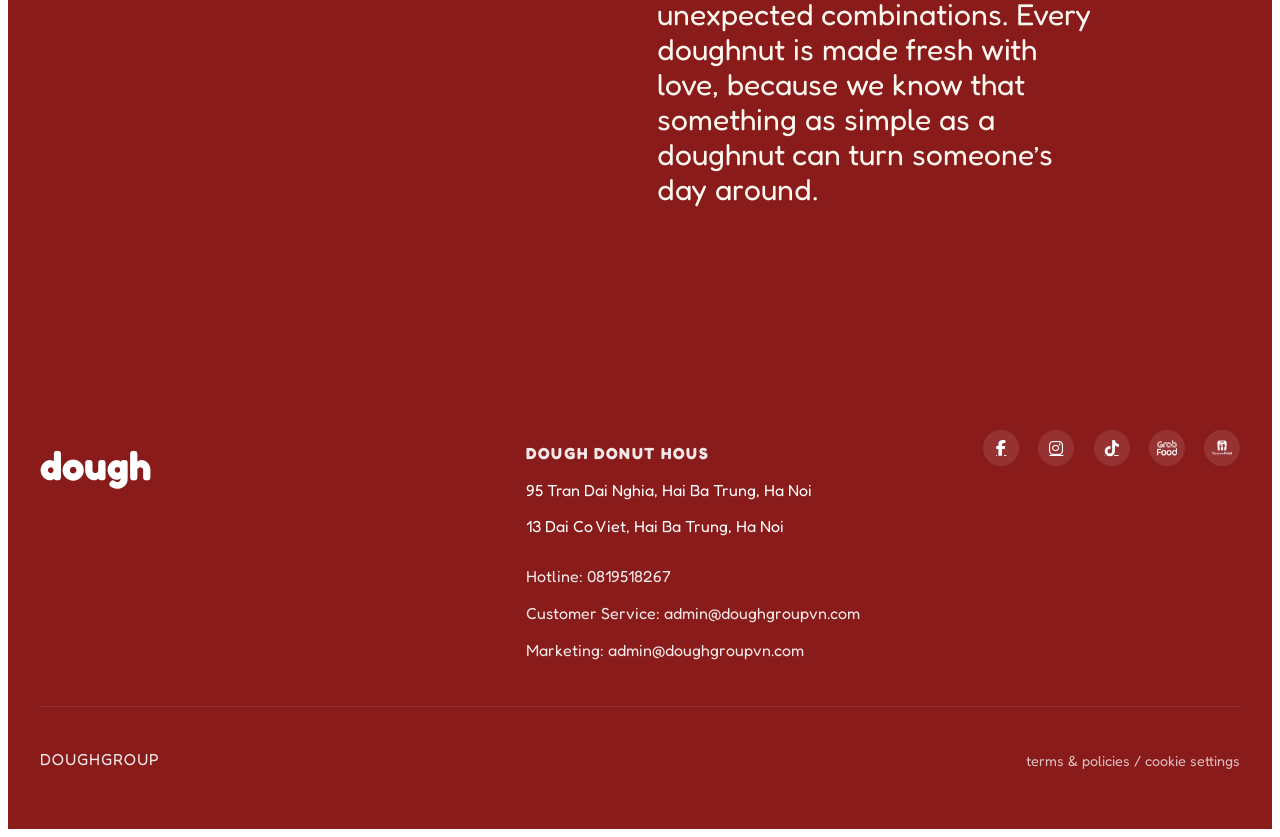
<file: html/Story.html>
<!DOCTYPE html>
<html lang="en">

<head>
    <meta charset="UTF-8">
    <meta name="viewport" content="width=device-width, initial-scale=1.0">
    <title>Story</title>
    <link rel="icon" type="image/png" href="./images/logoWeb.png">
    <link rel="stylesheet" href="../css/Story.css">
    <link rel="stylesheet" href="https://cdnjs.cloudflare.com/ajax/libs/font-awesome/6.4.0/css/all.min.css">
    <link href="https://fonts.googleapis.com/css2?family=Fredoka+One&display=swap" rel="stylesheet">
</head>

<body>
    <!-- Navigation Bar -->
    <nav class="main-nav">
        <div class="nav-container">
            <button class="menu-toggle" onclick="window.location.href='/index.html'">
                <i class="fas fa-arrow-left"></i>
            </button>

            <div class="nav-logo">
                <span>dough</span>
            </div>

            <div class="nav-icons">
                <a href="../html/OrderForm.html" class="nav-icon"><i class="fas fa-shopping-cart"></i></a>
                <a href="../html/Signup.html" class="nav-icon"><i class="fas fa-user"></i></a>
            </div>
        </div>
    </nav>

    <section class="story-section">
        <div class="story-container">
            <div class="story-content">
                <h1 class="story-heading">Our Story</h1>
                <p class="story-description">Let Dough reveal how we began with a simple passion and turned into a
                    doughnut dream come true!</p>
                <a href="#" class="store-button store-button-desktop">
                    <span class="button-text">FIND MORE</span>
                </a>
            </div>
            <div class="story-image-container">
                <img src="../images/doughnut.png" alt="Crumbl Cookies Founders" class="story-image" width="4096"
                    height="2048" loading="lazy" decoding="async">
            </div>
            <a href="#" class="store-button store-button-mobile">
                <span class="button-text">FIND MORE</span>
            </a>
        </div>
    </section>
    <section class="dream-section">
        <div class="dream-intro">
            <p class="intro-text">It all started with</p>
        </div>
        <div class="dream-headline-container">
            <div class="headline-word">
                <p class="headline-text">ONE</p>
            </div>
            <div class="headline-word">
                <p class="headline-text">SWEET</p>
            </div>
            <div class="headline-word">
                <p class="headline-text">IDEA</p>
            </div>
        </div>
    </section>

    <div class="container">
        <section class="timeline-container">
            <!-- Timeline Item 1: Origin Story -->
            <article class="timeline-item" style="border-left: 4px solid #FFF8F0;">
                <div class="timeline-marker"></div>
                <div class="timeline-content">
                    <div class="timeline-grid">
                        <!-- Mobile image -->
                        <div class="timeline-media timeline-media-mobile">
                            <img src="../images/WS-PASSIONFRUIT-MILK-CHOCOLATE.png"
                                alt="Chocolate chip cookie with chips" class="timeline-image-mobile">
                        </div>

                        <!-- Desktop image with background -->
                        <div class="timeline-media timeline-media-desktop">
                            <div class="timeline-image-background"></div>
                            <img src="../images/WS-PASSIONFRUIT-MILK-CHOCOLATE.png"
                                alt="Milk Chocolate Chip Cookie Aerial View" class="timeline-image-desktop">
                        </div>

                        <!-- Text content -->
                        <div class="timeline-text">
                            <p class="timeline-heading">DOUGH was born when five collegue friends, driven by a love for
                                sweet treats and bold flavors, set out to reinvent the classic doughnut.</p>
                            <p class="timeline-description">With nothing more than a shared dream and a tiny kitchen,
                                they mixed, glazed, and tasted their way to the perfect bite. Their goal? To bring joy,
                                creativity, and connection to every doughnut box.</p>
                        </div>
                    </div>
                </div>
            </article>

            <!-- Timeline Item 2: First Store -->
            <article class="timeline-item timeline-item-right">
                <div class="timeline-marker timeline-marker-right"></div>
                <div class="timeline-content">
                    <div class="timeline-grid">
                        <!-- Image section -->
                        <div class="timeline-media timeline-media-expanded">
                            <img src="../images/signup.png" alt="First Crumbl Store Owners" class="timeline-image">
                        </div>

                        <!-- Text content -->
                        <div class="timeline-text">
                            <p class="timeline-heading">From local roots to a growing community
                                <br>
                                What began as a weekend pop-up at university fairwell soon turned into a must-visit
                                destination for doughnut lovers.
                            </p>
                            <p class="timeline-description">With the genius idea of structuring the bakery as an
                                open-concept kitchen, Crumbl provides customers a first-hand experience watching as
                                their cookies are mixed, balled, and baked! Eventually, Crumbl's business grew to
                                include more flavors and services like delivery, catering, and a weekly rotating menu.
                            </p>
                        </div>
                    </div>
                </div>
            </article>

            <!-- Timeline Item 3: Weekly Menu -->
            <article class="timeline-item">
                <div class="timeline-marker"></div>
                <div class="timeline-content">
                    <div class="timeline-grid">
                        <!-- Video section -->
                        <div class="timeline-media">
                            <iframe class="timeline-video" width="100%" height="355"
                                src="https://www.youtube.com/embed/zyX5elAVJmc?autoplay=1&controls=1" frameborder="0"
                                allow="autoplay; encrypted-media" allowfullscreen>
                            </iframe>
                        </div>

                        <!-- Text content -->
                        <div class="timeline-text">
                            <p class="timeline-heading">Our mission is simple: Spread Joy Through Every Doughnut
                                <br>
                                At DOUGH, we believe in crafting more than just desserts—we’re creating little
                                moments of happiness.
                            </p>
                            <p class="timeline-description">Our menu rotates regularly, featuring handcrafted flavors
                                inspired by seasonal ingredients, nostalgic treats, and bold, unexpected combinations.
                                Every doughnut is made fresh with love, because we know that something as simple as a
                                doughnut can turn someone’s day around.</p>

                        </div>
                    </div>
                </div>
            </article>
        </section>
    </div>

    <!-- Footer -->
    <footer class="site-footer">
        <div class="footer-container">
            <div class="footer-brand">
                <h2 class="footer-logo">dough</h2>
            </div>
            <div class="footer-addresses">
                <p class="footer-tagline">DOUGH DONUT HOUS</p>
                <p>
                    <a href="https://www.google.com/maps/place/95+P.+Tr%E1%BA%A7n+%C4%90%E1%BA%A1i+Ngh%C4%A9a,+B%C3%A1ch+Khoa,+Hai+B%C3%A0+Tr%C6%B0ng,+H%C3%A0+N%E1%BB%99i,+Vi%E1%BB%87t+Nam/@21.0040923,105.8270913,15z/data=!3m1!4b1!4m6!3m5!1s0x3135ac769162a35d:0x6732a1c1824e0825!8m2!3d21.0040733!4d105.8455454!16s%2Fg%2F11q2n6pjyt?entry=ttu" target="_blank" style="color: white; text-decoration: none;">
                        95 Tran Dai Nghia, Hai Ba Trung, Ha Noi
                    </a>
                </p>
                <p>
                    <a href="https://www.google.com/maps/place/13+%C4%90.+%C4%90%E1%BA%A1i+C%E1%BB%93+Vi%E1%BB%87t,+C%E1%BA%A7u+D%E1%BB%81n,+Hai+B%C3%A0+Tr%C6%B0ng,+H%C3%A0+N%E1%BB%99i,+Vi%E1%BB%87t+Nam/@21.0068602,105.8465069,17z/data=!3m1!4b1!4m6!3m5!1s0x3135ac759b32f43f:0x3a91a8116801f706!8m2!3d21.0068552!4d105.8490818!16s%2Fg%2F11rcyk638x?entry=ttu" target="_blank" style="color: white; text-decoration: none;">
                        13 Dai Co Viet, Hai Ba Trung, Ha Noi
                    </a>
                </p>
            
                <div class="footer-contacts">
                    <p>Hotline: 0819518267</p>
                    <p>Customer Service: admin@doughgroupvn.com</p>
                    <p>Marketing: admin@doughgroupvn.com</p>
                </div>
            </div>
            <div class="footer-social">
                <a href="#" class="social-icon"><i class="fab fa-facebook-f"></i></a>
                <a href="#" class="social-icon"><i class="fab fa-instagram"></i></a>
                <a href="#" class="social-icon"><i class="fab fa-tiktok"></i></a>
                <a href="#" class="social-icon"><img src="../images/grabfood-png.png" alt="Foodpanda"></a>
                <a href="#" class="social-icon"><img src="../images/shopeefood-png.png" alt="ShopeeFood"></a>
            </div>

            <div class="footer-bottom">
                <p class="footer-company">DOUGHGROUP</p>
                <p class="footer-legal">terms & policies / cookie settings</p>
            </div>
        </div>
    </footer>
</body>

</html>
</file>
<file: css/Careers.css>
@import url('https://fonts.googleapis.com/css2?family=Be+Vietnam+Pro:wght@400;700&family=Manrope:wght@400;500&display=swap');
* {
    font-family: 'Fredoka One', cursive;
}
/* Main Navigation Styles */


.main-nav {
    position: sticky;
    top: 0;
    width: 100%;
    background-color: #FFF8F0;
    box-shadow: 0 2px 10px rgba(0, 0, 0, 0.1);
    z-index: 1000;
    padding: 15px 0;
    transition: all 0.3s ease;
}

.nav-container {
    display: flex;
    justify-content: space-between;
    align-items: center;
    max-width: 1200px;
    margin: 0 auto;
    padding: 0 20px;
}

.menu-toggle {
    background: none;
    border: none;
    font-size: 1.5rem;
    color: #8a1b1b;
    cursor: pointer;
    transition: transform 0.3s ease;
}

.menu-toggle:hover {
    transform: scale(1.1);
}

.nav-logo span {
    
    font-size: 1.8rem;
    font-weight: 700;
    color: #8a1b1b;
    letter-spacing: 2px;
}

.nav-icons {
    display: flex;
    gap: 20px;
}

.nav-icon {
    color: #8a1b1b;
    font-size: 1.3rem;
    transition: transform 0.3s ease;
}

.nav-icon:hover {
    transform: scale(1.1);
}

.nav-buttons {
    display: flex;
    justify-content: center;
    gap: 10%;
    padding: 5%;
    background-color: #FFF8F0;
}

.nav-button {
    display: inline-block;
    transition: transform 0.5s ease;
    border-radius: 50%;
    overflow: visible;
    width: 100%px;
    height: auto;
}

.nav-button img {
    width: 100%;
    height: 100%;
    object-fit: contain;
    transition: transform 0.5s ease;
}

.nav-button:hover {
    animation: spin 100s linear infinite;
}

.nav-button:hover img {
    animation: spin 10s linear infinite;
}

.careers-banner {
    width: 100%;
    background-color: #8a1b1b;
    color: #FFF8F0;
}

.careers-container {
    max-width: 1440px;
    margin: 0 auto;
    padding: 2rem 2rem;
    display: grid;
    grid-template-columns: 1fr;
    gap: 2rem;
    text-align: center;
    align-items: center;
}

.careers-container h1, .careers-container span {
    font-weight: bold;
}

@media (min-width: 640px) {
    .careers-container {
        grid-template-columns: 1fr 1fr;
        text-align: left;
    }
}

.careers-content {
    max-width: 600px;
    margin: 0 auto;
}

.careers-heading {
    font-weight: 800;
    font-size: 2.75rem;
    line-height: 3rem;
    margin-bottom: 1rem;
}

@media (min-width: 1024px) {
    .careers-heading {
        font-size: 7.75rem;
        line-height: 4rem;
    }
}

.careers-description {
    font-size: 1rem;
    margin-bottom: 1.5rem;
    line-height: 1.5;
}

@media (min-width: 1024px) {
    .careers-description {
        font-size: 1.25rem;
        margin: 40px 0px;
    }
}

.careers-btn {
    font-weight: bold;
    display: inline-flex;
    align-items: center;
    justify-content: center;
    text-decoration: none;
    padding: 0.75rem 1.5rem;
    border-radius: 50px;
    font-size: 1rem;
    transition: all 0.3s ease;
    background-color: #FFF8F0;
    color: #8a1b1b;
}

.careers-btn:hover {
    opacity: 0.8;
}

.careers-image-wrap {
    display: flex;
    justify-content: center;
}

.careers-illustration {
    max-width: 100%;
    height: auto;
}

/* Responsive Visibility */
.careers-hide-sm {
    display: none;
}

.careers-show-sm {
    display: inline-block;
}

@media (min-width: 640px) {
    .careers-hide-sm {
        display: inline-block;
    }

    .careers-show-sm {
        display: none;
    }
}
.mission-containt{
    width: 100%;
    background-color: #FFF8F0;
}
.mission-section {
    padding: 2.5rem 1rem;
    text-align: center;
    max-width: 1440px;
    margin: 0 auto;
}

@media (min-width: 640px) {
    .mission-section {
        padding: 4rem 2rem;
    }
}

@media (min-width: 1024px) {
    .mission-section {
        padding: 6rem 2rem;
    }
}

.mission-heading {
    font-weight: 700;
    font-size: 1.25rem;
    line-height: 1.5rem;
    background-color: #8a1b1b; /* Replace with actual primary color */
    border-radius: 20px;
    padding: 15px 30px;
    display: inline-block;
    margin-bottom: 1.25rem;
    color: #FFF8F0;
}

@media (min-width: 1440px) {
    .mission-heading {
        font-size: 1.375rem;
        line-height: 1.625rem;
    }
}

.mission-description {
    font-weight: bold;
    color: #8a1b1b;
    font-size: 2.125rem;
    line-height: 2.5rem;
}

@media (min-width: 1024px) {
    .mission-description {
        font-size: 2.875rem;
        line-height: 2.875rem;
    }
}

@media (min-width: 1440px) {
    .mission-description {
        font-size: 3.4375rem;
        line-height: 4.0625rem;
    }
}

@media (min-width: 640px) {
    .mission-description {
        font-size: 3.75rem !important;
        line-height: 4.125rem !important;
    }
}

@media (min-width: 1024px) {
    .mission-description {
        font-size: 4.6875rem !important;
        line-height: 5rem !important;
    }
}
/* Values Section */
.values-containt{
    width: 100%;
    background-color: #FFF8F0;
}
.values-section {
    padding: 2.5rem 1rem;
    max-width: 1440px;
    margin: 0 auto;
    display: flex;
    flex-direction: column;
    border-top: 1px solid #000;
}

@media (min-width: 640px) {
    .values-section {
        padding: 4rem 2rem;
        flex-direction: row;
    }
}

.values-header {
    flex-shrink: 0;
    margin-bottom: 2rem;
}

@media (min-width: 640px) {
    .values-header {
        margin-right: 2.5rem;
    }
}

.values-title {
    color: #8a1b1b; /* Replace with your primary color */
    font-weight: 700;
    font-size: 1.125rem;
    line-height: 1.25rem;
    margin-bottom: 2rem;
}

@media (min-width: 640px) {
    .values-title {
        font-size: 1.5rem;
        line-height: 1.875rem;
    }
}

@media (min-width: 1024px) {
    .values-title {
        font-size: 1.75rem;
        line-height: 2rem;
    }
}

/* Values Grid */
.values-grid {
    display: grid;
    grid-template-columns: 1fr 1fr;
    gap: 1.25rem;
}

@media (min-width: 1024px) {
    .values-grid {
        grid-template-columns: repeat(4, 1fr);
    }
}

/* Values Item */
.values-item {
    text-align: left;
}

.values-tag {
    color: #FFF8F0;
    font-size: 1rem;
    line-height: 1.25rem;
    background-color: #8a1b1b; /* Replace with your primary color */
    border-radius: 0.375rem;
    padding: 0.375rem 0.625rem;
    display: inline-block;
    margin-bottom: 1rem;
}

@media (min-width: 1440px) {
    .values-tag {
        font-size: 1.125rem;
        line-height: 1.375rem;
    }
}

.values-description {
    color: #8a1b1b;
    font-weight: 700;
    font-size: 1.125rem;
    line-height: 1.25rem;
    margin-bottom: 1.5rem;
}

@media (min-width: 640px) {
    .values-description {
        font-size: 1.5rem;
        line-height: 1.875rem;
    }
}

@media (min-width: 1024px) {
    .values-description {
        font-size: 1.75rem;
        line-height: 2rem;
    }
}
/* Benefits Section */
.benefits-containt{
    width: 100%;
    background-color: #FFF8F0;
}
.benefits-container {
    max-width: 1440px;
    margin: 0 auto;
}

.benefits-card {
    background-color: #8a1b1b; /* Replace with your primary color */
    padding: 2rem;
    padding-bottom: 2.5rem;
    border-radius: 1rem;
    text-align: center;
}

@media (min-width: 640px) {
    .benefits-card {
        padding: 3rem 3.5rem;
    }
}

@media (min-width: 1024px) {
    .benefits-card {
        padding: 3.5rem 6rem;
    }
}

/* Benefits Tag */
.benefits-tag {
    background-color: #FFF8F0; /* Replace with your primary color */
    border-radius: 20px;
    padding: 1px 30px;
    display: inline-block;
    margin-bottom: 1rem;
}

.benefits-tag-text {
    color: #8a1b1b; /* Replace with your primary color */
    font-weight: bold;
    font-size: 1rem;
    line-height: 1.25rem;
}

@media (min-width: 1440px) {
    .benefits-tag-text {
        font-size: 1.125rem;
        line-height: 1.375rem;
    }
}

@media (min-width: 640px) {
    .benefits-tag-text {
        font-size: 1.25rem !important;
        line-height: 1.5rem !important;
    }
}

@media (min-width: 1024px) {
    .benefits-tag-text {
        font-size: 1.375rem !important;
        line-height: 1.625rem !important;
    }
}

/* Benefits Description */
.benefits-description {
    color: #FFF8F0; /* Replace with your primary color */
    font-weight: 700;
    font-size: 1.25rem;
    line-height: 1.5rem;
}

@media (min-width: 1440px) {
    .benefits-description {
        font-size: 1.375rem;
        line-height: 1.625rem;
    }
}

@media (min-width: 640px) {
    .benefits-description {
        font-size: 1.5rem !important;
        line-height: 1.875rem !important;
    }
}

@media (min-width: 1024px) {
    .benefits-description {
        font-size: 2.5rem !important;
        line-height: 3.125rem !important;
    }
}
.growth-container {
    max-width: 1440px;
    margin: 0 auto;
    text-align: center;
    padding-bottom: 5%;
}
.growth-text-h1{
    font-size: 450%;
    color: #8a1b1b;
    font-weight: bold;
    padding: 20px;
    margin: 0px;
}
.growth-text-p{
    font-size: 150%;
    max-width: 1440px;
    margin: 0 auto;
    color: #8a1b1b;
    font-weight: bold;
    padding: 20px;
}
.growth-text-p span{
    color: #8a1b1b;
    font-weight: bold;
    font-size: 1.25rem;
}
.growth-containt{
    padding-top: 3%;
    text-align: center;
    width: 100%;
    background-color: #FFF8F0;
}
.growth-section {
    display: grid;
    grid-template-columns: 1fr;
    align-items: center;
    text-align: center;
    margin-bottom: -4rem; /* Reduced margin for closer spacing */
}

@media (min-width: 640px) {
    .growth-section {
        grid-template-columns: 1fr 1fr;
        text-align: left;
        margin-bottom: -4em; /* Adjusted for larger screens */
    }
}

.growth-content {
    max-width: 75%;
    margin: 0 auto;
}

.growth-heading {
    color: #8a1b1b; /* Replace with your primary color */
    font-weight: 800;
    font-size: 2.125rem;
    line-height: 2.5rem;
    margin-bottom: 1rem;
}

@media (min-width: 1024px) {
    .growth-heading {
        font-size: 2.875rem;
        line-height: 2.875rem;
    }
}

.growth-text {
    color: #8a1b1b; /* Replace with your primary color */
    font-size: 1rem;
    line-height: 1.25rem;
    margin-bottom: 0.625rem;
}

@media (min-width: 1024px) {
    .growth-text {
        font-size: 1.125rem;
        line-height: 1.5rem;
    }
}

/* Growth Image Wrapper */
.growth-image-wrapper {
    position: relative;
}

@media (min-width: 1024px) {
    .growth-image-background {
        top: 3rem;
        bottom: 2.5rem;
    }
}

.growth-image {
    position: relative;
    max-width: 100%;
    margin: 0 auto;
    z-index: 1;
}
/* Job Openings Section */
.job-openings-container {
    background-color: #FFF8F0;
    text-align: center;
    padding-bottom: 2rem;
}

.job-openings-heading {
    color: #8a1b1b; /* Replace with your primary color */
    font-size: 4rem;
    font-weight: bold;
    margin-bottom: 1rem;
    margin-top: 0px;
}

.job-openings-description {
    color: #8a1b1b; /* Replace with your primary color */
    font-size: 1rem;
    margin-bottom: 2rem;
    line-height: 1.5;
}

.job-openings-description .highlight {
    font-weight: bold;
    color: #8a1b1b;
}

.job-openings-links {
    display: flex;
    justify-content: center;
    flex-direction: row;
    gap: 6rem;
}
.job-opening-link {
    border: 1px solid #8a1b1b;
    padding: 5px 25px;
    border-radius: 15px;
    font-size: 1.25rem;
    font-weight: bold;
    color: #8a1b1b;
    background: none;
    cursor: pointer;
    transition: color 0.3s ease, text-decoration 0.3s ease;
}
.job-opening-link.active {
    background-color: #8a1b1b; /* Màu nâu */
    color: #FFF8F0; /* Màu trắng */
}
/* Job Details Section */
.job-details-container {
    background-color: #FFF8F0; /* Nền full màn hình */
    width: 100%;
    display: flex; /* Thêm flex để căn giữa nội dung */
    justify-content: center; /* Căn giữa nội dung theo chiều ngang */
    align-items: center; /* Căn giữa nội dung theo chiều dọc */
    padding: 2rem; /* Thêm khoảng cách bên trong */
    box-sizing: border-box; /* Bao gồm padding trong kích thước */
    min-height: 100vh; /* Đảm bảo chiều cao tối thiểu là toàn màn hình */
}

.job-details {
    background-color: #FFF8F0; /* Nền của container */
    padding: 2rem;
    border: 1px solid #8a1b1b;
    border-radius: 1rem;
    max-width: 1200px; /* Giới hạn chiều rộng tối đa */
    width: 100%; /* Chiều rộng đầy đủ trong giới hạn tối đa */
    margin-bottom: 2rem;
    box-shadow: 0px 4px 10px rgba(0, 0, 0, 0.1); /* Thêm hiệu ứng đổ bóng */
}

.hidden {
    display: none;
}

.job-title {
    color: #8a1b1b;
    padding-left: 25%;
    font-size: 1.75rem;
    font-weight: bold;
    margin-bottom: 1rem;
}
.job-title a {
    border: 1px solid #8a1b1b;
    background-color: #8a1b1b;
    padding: 0.5rem 2rem;
    border-radius: 25px;
    color: #FFF8F0;
}
.job-info {
    display: flex;
    flex-wrap: wrap;
    gap: 2rem;
}

.job-description {
    color: #8a1b1b;
    flex: 2;
}

.job-apply {
    border: 1px solid #8a1b1b;
    padding: 5%;
    border-radius: 15px;
    flex: 1;
    color: #8a1b1b;
}

.job-apply form {
    display: flex;
    flex-direction: column;
    gap: 1rem;
}

.job-apply form input {
    border: 1px solid #8a1b1b;
    padding: 0.5rem;
    border-radius: 15px;
}

.apply-btn {
    background-color: #8a1b1b;
    color: #FFF8F0;
    padding: 1rem;
    border: none;
    border-radius: 50px;
    cursor: pointer;
    font-weight: bold;
    transition: opacity 0.3s ease;
}

.apply-btn:hover {
    opacity: 0.8;
}

/* Custom File Upload Styles */
.custom-file-upload {
    width: 100%;
    position: relative;
    display: flex;
    flex-direction: column;
    align-items: center;
    gap: 0.5rem;
}

.custom-file-upload label {
    width: 85%;
    display: inline-block;
    border: 1px solid #8a1b1b;
    background-color: #fefefe; /* Background color for the label */
    color: #8a1b1b;
    padding: 0.75rem 1.5rem;
    border-radius: 50px;
    cursor: pointer;
    font-weight: bold;
    text-align: center;
}

.custom-file-upload input[type="file"] {
    display: none; /* Hide the default file input */
}

.custom-file-upload .file-name {
    font-size: 0.875rem;
    color: #8a1b1b;
    text-align: center;
}
/* General styling for job details */
.job-details ul {
    list-style: none; /* Remove default bullet points */
    padding-left: 1rem; /* Add indentation */
}

.job-details ul > li {
    position: relative;
    padding-left: 1.5rem; /* Space for the custom marker */
}

.job-details ul > li::before {
    content: "-"; /* Add a dash for top-level list */
    position: absolute;
    left: 0;
    color: #8a1b1b; /* Match theme color */
    font-weight: bold;
}

.job-details ul ul { /* Nested UL (inside LI) */
    margin-top: 0.5rem; /* Add spacing between nested lists */
    padding-left: 1.5rem; /* Indent nested lists */
}

.job-details ul ul > li::before {
    content: "+"; /* Add a plus for nested list items */
    position: absolute;
    left: 0;
    color: #8a1b1b; /* Match theme color */
    font-weight: bold;
}
/* Styling for Image inside .job-apply */
.job-apply img {
    max-width: 100%; /* Ensure the image fits within the container */
    height: auto; /* Maintain aspect ratio */
}
</file>
<file: css/OrderForm.css>
@import url('https://fonts.googleapis.com/css2?family=Be+Vietnam+Pro:wght@400;700&family=Manrope:wght@400;500&display=swap');
*{
    font-family: 'Fredoka One', cursive;
}
:root {
    --primary-color: #ff5a00;
    --secondary-color: #f8f8f8;
    --border-color: #e0e0e0;
    --text-color: #333;
    --light-gray: #f4f4f4;
    --success-color: #4caf50;
    --font-family: 'Arial', sans-serif;
}

* {
    box-sizing: border-box;
    margin: 0;
    padding: 0;
}

body {
    font-family: var(--font-family);
    line-height: 1.6;
    color: var(--text-color);
    background-color: #f9f9f9;
    padding: 20px;
}

.container {
    max-width: 1000px;
    margin: 0 auto;
    background-color: #fff;
    border-radius: 10px;
    box-shadow: 0 2px 10px rgba(0, 0, 0, 0.1);
    overflow: hidden;
}

.form-header {
    background-color: #fddfcf;
    text-align: center;
    display: flex;
    flex-direction: column;
    align-items: center;
}

.header-logo {
    width: 100%;
    margin: 0;
    padding: 0;
    line-height: 0; /* Remove any line height spacing */
}

.header-logo img {
    width: 100%;
    height: auto;
    display: block; /* Remove any default spacing */
}

.form-header h1 {
    width: 100%;
    background-color: white;
    color: #8a1b1b;
    margin: 0;
    padding: 15px 0;
    font-size: 2rem;
}

.pizza-order-form {
    padding: 20px;
}

/* Product Styles */
.product-grid {
    color: #8a1b1b;
    display: grid;
    grid-template-columns: 1fr;
    gap: 20px;
}

.product-item {
    color: #8a1b1b;
    display: flex;
    border: 1px solid var(--border-color);
    border-radius: 8px;
    overflow: hidden;
    background-color: #f8f9ff; /* Light blue background like the image */
    position: relative;
    padding: 15px;
}

.product-checkbox {
    position: absolute;
    top: 15px;
    left: 15px;
    z-index: 2;
}

.product-checkbox input[type="checkbox"] {
    opacity: 0;
    position: absolute;
    cursor: pointer;
    width: 24px;
    height: 24px;
}

.checkbox-label {
    display: block;
    width: 24px;
    height: 24px;
    background-color: #fff;
    border: 1px solid #ccc;
    border-radius: 4px;
    position: relative;
    cursor: pointer;
}

.checkbox-label::after {
    content: "";
    position: absolute;
    display: none;
    left: 7px;
    top: 3px;
    width: 6px;
    height: 12px;
    border: solid var(--primary-color);
    border-width: 0 2px 2px 0;
    transform: rotate(45deg);
}

input[type="checkbox"]:checked + .checkbox-label::after {
    display: block;
}

.product-image {
    width: 80px;
    height: 80px;
    flex-shrink: 0;
    margin-right: 20px;
    margin-left: 30px; /* Space after checkbox */
}

.product-image img {
    width: 100%;
    height: 100%;
    object-fit: contain; /* Keep aspect ratio */
    display: block;
}

.product-details {
    display: flex;
    flex-direction: column;
    flex-grow: 1;
    position: relative;
}

.product-details h3 {
    margin: 0 0 5px;
    color: #8a1b1b;
    font-size: 1.2rem;
}

.product-details p {
    margin: 0 0 20px;
    color: #8a1b1b;
    font-size: 0.9rem;
}

.product-price {
    position: absolute;
    top: 0;
    right: 0;
    font-weight: bold;
    font-size: 1.1rem;
    color: #8a1b1b;
}

.product-options {
    margin-top: auto; /* Push to bottom */
}

.option-group {
    flex-basis: 100%;
    display: flex;
    align-items: center;
    margin-top: 10px;
}

.option-group label {
    display: inline-block;
    margin-right: 10px;
    margin-bottom: 0;
    font-size: 0.9rem;
    color: #8a1b1b;
    font-weight: normal;
    width: 70px;
}

select {
    flex-grow: 1;
    max-width: 150px;
    padding: 8px 10px;
    border: 1px solid #ccc;
    border-radius: 4px;
    background-color: #fff;
    font-family: var(--font-family);
}

.product-subtotal {
    font-size: 0.9rem;
    color: #777;
    display: flex;
    justify-content: space-between;
    margin-top: 15px;
}

.subtotal-price {
    font-weight: bold;
    color: var(--text-color);
}

.order-total {
    display: flex;
    justify-content: flex-end;
    align-items: center;
    margin-top: 20px;
    padding: 15px;
    background-color: #FFF8F0;
    border-radius: 5px;
}

.total-text {
    font-size: 1.2rem;
    font-weight: bold;
    margin-right: 15px;
}

.total-amount {
    font-size: 1.2rem;
    font-weight: bold;
    color: var(--primary-color);
}

/* Form Fields */
.form-section {
    color: #8a1b1b;
    padding: 20px;
    border-bottom: 1px solid var(--border-color);
}

.form-row {
    margin-bottom: 20px;
}

.form-group {
    margin-bottom: 5px;
    width: 100%;
    position: relative;
}

.form-group label {
    display: block;
    margin-bottom: 8px;
    font-weight: bold;
    color: #8a1b1b;
}

.double-input-container {
    display: flex;
    gap: 15px;
    width: 100%;
}

.form-group.half {
    width: 50%;
}

/* Date Input Styling */
.date-input-container {
    position: relative;
}

.calendar-icon {
    position: absolute;
    right: 10px;
    top: 50%;
    transform: translateY(-50%);
    color: #666;
    cursor: pointer;
}

/* Time Picker Styling */
.time-picker {
    display: flex;
    align-items: center;
    gap: 10px;
}

.time-input-group {
    display: flex;
    align-items: center;
    flex: 1;
}

.time-input-group input {
    flex: 1;
    margin-right: 5px;
}

.am-pm-select {
    width: 70px;
    padding: 8px 5px;
    border: 1px solid #ccc;
    border-radius: 4px;
    background-color: white;
}

.time-separator {
    font-weight: normal;
    color: #666;
    padding: 0 5px;
}

.time-labels {
    display: flex;
    width: 100%;
}

.field-subtitle {
    font-size: 0.85rem;
    color: #666;
    margin-top: 5px;
    display: block;
}

.time-end-label {
    margin-left: auto;
    padding-right: 75px; /* Adjust based on your layout */
}

/* Input Styling */
input[type="text"],
input[type="email"],
input[type="tel"],
input[type="date"],
textarea {
    width: 100%;
    padding: 12px;
    border: 1px solid #ccc;
    border-radius: 4px;
    font-family: var(--font-family);
    background-color: #fff;
}

textarea {
    resize: vertical;
    min-height: 120px;
}

/* Button Styles */
.form-actions {
    text-align: center;
    padding: 20px;
}

.btn-submit {
    background-color: #8a1b1b; /* Bright green from the image */
    color:#FFF8F0;
    padding: 12px 30px;
    border: none;
    border-radius: 4px;
    cursor: pointer;
    font-size: 1rem;
    font-weight: bold;
    transition: background-color 0.3s;
    min-width: 150px;
}

.btn-submit:hover {
    background-color: #680e0e;
}

/* Responsive Styles */
@media (min-width: 768px) {
    .product-grid {
        grid-template-columns: 1fr;
    }
}

@media (max-width: 767px) {
    .form-group.half {
        width: 100%;
        margin-right: 0;
    }
    
    .product-item {
        color: #8a1b1b;
        flex-direction: column;
    }
    
    .product-image {
        width: 100%;
        height: auto;
        margin: 20px 0;
    }
    
    .product-checkbox {
        top: 15px;
        left: 15px;
    }
    
    .product-price {
        position: static;
        margin-top: 10px;
    }
    
    .double-input-container {
        flex-direction: column;
        gap: 10px;
    }
    
    .double-input-container .form-group.half {
        width: 100%;
    }
    
    .time-picker {
        flex-direction: column;
        align-items: flex-start;
    }
    
    .time-input-group {
        width: 100%;
        margin-bottom: 10px;
    }
    
    .time-labels {
        flex-direction: column;
    }
    
    .time-end-label {
        margin-left: 0;
        padding-right: 0;
    }
}
</file>
<file: css/Signup.css>
@import url('https://fonts.googleapis.com/css2?family=Be+Vietnam+Pro:wght@400;700&family=Manrope:wght@400;500&display=swap');
*{
    font-family: 'Fredoka One', cursive;
}
body {
    font-family: Arial, sans-serif;
    display: flex;
    justify-content: center;
    align-items: center;
    height: 100vh;
    margin: 0;
    background-color: #FFF8F0;
}

.main-container {
    display: flex;
    justify-content: center;
    align-items: center;
    max-width: 1000px;
    width: 90%;
    margin: 0 auto;
}

.signup-container {
    width: 350px;
    padding: 20px;
    background-color: white;
    border-radius: 20px;
    box-shadow: 0 2px 10px rgba(0, 0, 0, 0.1);
    margin-right: 20px;
}

.form-title {
    text-align: center;
    margin-bottom: 20px;
    color: #8a1b1b;
}

.form-group {
    margin-bottom: 15px;
}

.form-control {
    width: 100%;
    padding: 12px;
    border: none;
    background-color: #f0f0f0;
    border-radius: 5px;
    font-size: 16px;
    box-sizing: border-box;
}

.radio-group {
    display: flex;
    align-items: center;
    margin-bottom: 15px;
}

.radio-option {
    margin-right: 20px;
    display: flex;
    align-items: center;
}

.radio-option input {
    margin-right: 5px;
}

.btn-signup {
    width: 100%;
    padding: 12px;
    background-color: #8a1b1b;
    color: #FFF8F0;
    border: none;
    border-radius: 5px;
    font-size: 16px;
    cursor: pointer;
    margin-top: 10px;
}

.btn-signup:hover {
    background-color: #721111;
}

.image-Singup {
    display: flex;
    align-items: center;
    justify-content: center;
    padding-left: 10%;
}

.image-Singup img {
    max-width: 100%;
    height: auto;
}

/* For mobile responsiveness */
@media (max-width: 768px) {
    .main-container {
        flex-direction: column;
    }
    
    .signup-container {
        margin-right: 0;
        margin-bottom: 20px;
    }
}
</file>
<file: css/Story.css>
@import url('https://fonts.googleapis.com/css2?family=Be+Vietnam+Pro:wght@400;700&family=Manrope:wght@400;500&display=swap');
*{
    font-family: 'Fredoka One', cursive;
}

/* Main Navigation Styles */


.main-nav {
    position: sticky;
    top: 0;
    width: 100%;
    background-color: #FFF8F0;
    box-shadow: 0 2px 10px rgba(0, 0, 0, 0.1);
    z-index: 1000;
    padding: 15px 0;
    transition: all 0.3s ease;
}

.nav-container {
    display: flex;
    justify-content: space-between;
    align-items: center;
    max-width: 1200px;
    margin: 0 auto;
    padding: 0 20px;
}

.menu-toggle {
    background: none;
    border: none;
    font-size: 1.5rem;
    color: #8a1b1b;
    cursor: pointer;
    transition: transform 0.3s ease;
}

.menu-toggle:hover {
    transform: scale(1.1);
}

.nav-logo span {
    
    font-size: 1.8rem;
    font-weight: 700;
    color: #8a1b1b;
    letter-spacing: 2px;
}

.nav-icons {
    display: flex;
    gap: 20px;
}

.nav-icon {
    color: #8a1b1b;
    font-size: 1.3rem;
    transition: transform 0.3s ease;
}

.nav-icon:hover {
    transform: scale(1.1);
}

.nav-buttons {
    display: flex;
    justify-content: center;
    gap: 10%;
    padding: 5%;
    background-color: #FFF8F0;
}

.nav-button {
    display: inline-block;
    transition: transform 0.5s ease;
    border-radius: 50%;
    overflow: visible;
    width: 100%px;
    height: auto;
}

.nav-button img {
    width: 100%;
    height: 100%;
    object-fit: contain;
    transition: transform 0.5s ease;
}

.nav-button:hover {
    animation: spin 100s linear infinite;
}

.nav-button:hover img {
    animation: spin 10s linear infinite;
}

/* Story section styles */
.story-section {
    background-color: #FFF8F0;
    color: #8a1b1b;
    width: 100%;
    max-width: 100%;
}

.story-container {
    max-width: 1536px;
    margin: 0 auto;
    padding: 2.5rem 2rem;
    text-align: center;
}

/* Content area */
.story-content {
    margin: 0 auto;
}

.story-heading {
    font-weight: 800;
    font-size: 44px;
    line-height: 50px;
    margin-bottom: 1.25rem;
}

.story-description {
    font-weight: 400;
    font-size: 16px;
    line-height: 20px;
}

/* Image styles */
.story-image-container {
    display: flex;
    justify-content: center;
    margin: 3rem 0;
}

.story-image {
    max-width: 400px;
    width: 100%;
    height: auto;
}

/* Button styles */
.store-button {
    display: inline-flex;
    align-items: center;
    justify-content: center;
    min-height: 40px;
    height: 40px;
    background-color: #8a1b1b;
    color: #FFF8F0;
    text-decoration: none;
    padding: 0 30px;
    border-radius: 9999px;
    z-index: 10;
    max-width: 400px;
    width: fit-content;
}

.button-text {
    font-weight: 700;
    font-size: 16px;
    line-height: 20px;
    white-space: nowrap;
    height: 100%;
    display: flex;
    align-items: center;
}

/* Desktop styles */
.store-button-desktop {
    display: none;
}

/* Mobile button */
.store-button-mobile {
    width: 83.333%;
    margin: 0 auto;
    display: inline-flex;
}

/* Media queries for responsive design */
@media (min-width: 640px) {
    .story-container {
        padding: 3rem 2rem;
    }
    
    .story-heading {
        font-size: 80px;
        line-height: 90px;
    }
    
    .story-description {
        font-size: 24px;
        line-height: 30px;
    }
    
    .store-button {
        min-height: 50px;
        height: 50px;
    }
    
    .store-button-desktop {
        display: inline-block;
        margin-top: 3rem;
    }
    
    .store-button-mobile {
        display: none;
    }
    
    .story-image {
        transform: scale(1.1);
    }
}

@media (min-width: 1024px) {
    .story-container {
        display: grid;
        grid-template-columns: repeat(2, 1fr);
        align-items: center;
        text-align: left;
    }
    
    .story-content {
        width: 75%;
    }
    
    .story-heading {
        font-size: 100px;
        line-height: 110px;
    }
}

@media (min-width: 1536px) {
    .story-heading {
        font-size: 75px;
        line-height: 80px;
    }
    
    .story-description {
        font-size: 18px;
        line-height: 22px;
    }
    
    .button-text {
        font-size: 18px;
        line-height: 22px;
    }
}
/* Dream section styles */
.dream-section {
    background-color: #8a1b1b;
    color: #FFF8F0;
    text-align: center;
    padding: 4rem 0;
}

/* Intro text styles */
.dream-intro {
    margin-bottom: 1rem;
}

.intro-text {
    font-weight: 700;
    font-size: 20px;
    line-height: 24px;
    opacity: 1;
}

/* Headline container */
.dream-headline-container {
    display: flex;
    align-items: center;
    justify-content: center;
    gap: 0.5rem;
}

/* Individual headline words */
.headline-word {
    opacity: 1;
}

.headline-text {
    font-weight: 800;
    font-size: 55px;
    line-height: 65px;
}

/* Responsive styles */
@media (min-width: 1024px) {
    .headline-text {
        font-size: 80px;
        line-height: 90px;
    }
}

@media (min-width: 1536px) {
    .intro-text {
        font-size: 22px;
        line-height: 26px;
    }
    
    .headline-text {
        font-size: 100px;
        line-height: 110px;
    }
}
/* Base styles */
body {
    font-family: Arial, sans-serif;
    line-height: 1.6;
}
.container{
    background-color: #8a1b1b;
}
/* Timeline container */
.timeline-container {
    background-color: #8a1b1b;
    max-width: 80%; /* 2xl */
    margin: 0 auto;
    padding: 0 3rem;
}

@media (max-width: 1024px) {
    .timeline-container {
        padding: 0 1rem;
    }
}

/* Timeline items */
.timeline-item {
    background-color: #8a1b1b;
    margin-left: 1.25rem;
    padding-left: 1.25rem;
    padding-bottom: 2rem;
    position: relative;
    border-left: 4px solid #FFF8F0; /* Light color (white) */
}

.timeline-item:last-child {
    padding-bottom: 6rem;
    border-bottom: none;
}

/* Timeline marker (dots) */
.timeline-marker {
    background-color: #ffeda0; /* Primary color (pink) */
    width: 1.25rem;
    height: 1.25rem;
    border-radius: 50%;
    position: absolute;
    top: 0;
    left: -0.625rem;
}

/* Timeline content layout */
.timeline-grid {
    display: grid;
    grid-template-columns: 1fr;
    align-items: start;
}

/* Media containers */
.timeline-media {
    margin-bottom: 2rem;
}

.timeline-image-mobile {
    width: 100%;
    transform: scale(1.05);
    margin-left: -0.5rem;
}

.timeline-video {
    border-radius: 0.75rem;
    width: 100%;
}

/* Text content */
.timeline-text {
    padding-right: 2rem;
}

.timeline-heading {
    color: #FFF8F0;
    font-weight: 700;
    font-size: 18px;
    line-height: 20px;
    margin: 1rem 0;
    margin-top: 1rem;
}

.timeline-description {
    color: #FFF8F0;
    font-weight: 400;
    font-size: 30px;
    line-height: 18px;
    padding-bottom: 2rem;
}

/* Desktop image with background setup */
.timeline-media-desktop {
    display: none;
    position: relative;
    margin: -6rem 0;
}

.timeline-image-background {
    width: 100%;
    height: auto;
    position: absolute;
    left: 0;
    right: 0;
    top: 4rem;
    bottom: 4rem;
    background-color: #ffeda0; /* Primary color */
    border-radius: 0.75rem;
}

.timeline-image-desktop {
    position: relative;
    width: 100%;
    height: auto;
}

/* CTA Button */
.cta-button {
    display: inline-flex;
    align-items: center;
    min-height: 40px;
    height: 40px;
    background-color: black;
    color: white;
    text-decoration: none;
    padding: 0 30px 0 30px;
    border-radius: 9999px;
    z-index: 10;
    width: 83.333%;
    justify-content: center;
}

.cta-text {
    font-weight: 700;
    font-size: 16px;
    line-height: 20px;
    white-space: nowrap;
    height: 100%;
    display: flex;
    align-items: center;
}

.cta-icon {
    margin-left: 0.5rem;
}

/* Media queries for responsive design */
@media (min-width: 640px) {
    .timeline-item {
        margin-left: 2.5rem;
        padding-left: 2.5rem;
        padding-bottom: 2rem;
    }
    
    .timeline-marker {
        width: 2.5rem;
        height: 2.5rem;
        left: -1.25rem;
    }
    
    .timeline-heading {
        font-size: 30px;
        line-height: 35px;
        margin: 1.5rem 0;
    }
    
    .timeline-description {
        font-size: 30px;
        line-height: 35px;
    }
    
    .cta-button {
        width: auto;
        min-height: 50px;
        height: 50px;
    }
}

@media (min-width: 1024px) {
    .timeline-item {
        margin-left: 0;
        padding: 4rem 0;
        border-left: none;
        border-bottom: 4px solid #FFF8F0;
        border-radius: 1.5rem;
    }
    
    .timeline-item-right {
        border-left: none;
        border-right: 4px solid #FFF8F0;
    }
    
    .timeline-marker {
        top: -1rem;
        left: -1.25rem;
    }
    
    .timeline-marker-right {
        left: auto;
        right: -1.25rem;
    }
    
    .timeline-grid {
        grid-template-columns: 1fr 1fr;
        gap: 1rem;
    }
    
    .timeline-media {
        margin: 0 auto;
        width: 66.666%;
    }
    
    .timeline-media-desktop {
        display: block;
    }
    
    .timeline-media-mobile {
        display: none;
    }
    
    .timeline-text {
        margin: 5% auto;
        width: 90%;
    }
    
    .timeline-heading {
        margin-top: 0;
    }
    
    .timeline-media-expanded {
        margin: 0 auto;
        width: 66.666%;
        order: 1;
    }
}

@media (min-width: 1536px) {
    .timeline-heading {
        font-size: 30px;
        line-height: 35px;
    }
    
    .timeline-description {
        font-size: 20px;
        line-height: 35px;
    }
    
    .cta-text {
        font-size: 18px;
        line-height: 35px;
    }
}






























/* Footer Styles */
.site-footer {
    background-color: #8a1b1b; /* Darker red color */
    color: white;
    padding: 2.5rem 2rem;
    line-height: 1.6;
}

.footer-container {
    max-width: 100%;
    margin: 0 auto;
    display: grid;
    grid-template-columns: 1fr 2fr 1fr;
    align-items: start;
    gap: 2rem;
}

.footer-brand {
    margin-top: -30px;
    text-align: left;
}

.footer-logo {
    font-size: 2.5rem;
    font-weight: 700;
    margin-bottom: 0.5rem;
    color: white;
}

.footer-tagline {
    text-align: start;
    font-size: 1rem;
    font-weight: bold;
    letter-spacing: 1.5px;
    text-transform: uppercase;
    color: rgba(255, 255, 255, 0.8);
}

.footer-addresses {
    text-align: left; /* Changed from center to left */
}

.footer-addresses p,
.footer-contacts p {
    padding-left: 30%;
    /* font-family: 'Be Vietnam Pro', sans-serif; */
    margin: 0.7rem 0;
    color: rgba(255, 255, 255, 0.9);
}

.footer-contacts {
    margin-top: 1.5rem;
}

.footer-social {
    display: flex;
    flex-direction: row;
    gap: 1.2rem;
    align-items: flex-end;
    justify-content: end;
}

.social-icon {
    display: inline-flex;
    align-items: center;
    justify-content: center;
    width: 36px;
    height: 36px;
    border-radius: 50%;
    background-color: rgba(255, 255, 255, 0.1);
    color: white;
    transition: all 0.3s ease;
}

.social-icon:hover {
    background-color: rgba(255, 255, 255, 0.2);
    transform: translateY(-2px);
}

.social-icon img {
    width: 20px;
    height: 20px;
    object-fit: contain;
}

.footer-bottom {
    grid-column: 1 / -1;
    border-top: 1px solid rgba(255, 255, 255, 0.1);
    padding-top: 1.5rem;
    display: flex;
    justify-content: space-between;
    align-items: center;
}

.footer-company {
    color: rgba(255, 255, 255, 0.9);
    letter-spacing: 1px;
}

.footer-legal {
    color: rgba(255, 255, 255, 0.7);
    font-size: 0.9rem;
}

/* Responsive Design */
@media (max-width: 900px) {
    .footer-container {
        grid-template-columns: 1fr;
        gap: 1.5rem;
    }
    
    .footer-brand,
    .footer-addresses {
        text-align: center;
    }
    
    .footer-social {
        flex-direction: row;
        justify-content: center;
        align-items: center;
        margin-top: 1rem;
    }

    .footer-bottom {
        flex-direction: column;
        gap: 1rem;
    }

    .footer-company,
    .footer-legal {
        text-align: center;
        width: 100%;
    }
}

@media (max-width: 480px) {
    .site-footer {
        padding: 2rem 1.5rem;
    }
    
    .footer-logo {
        font-size: 2rem;
    }
}
</file>
